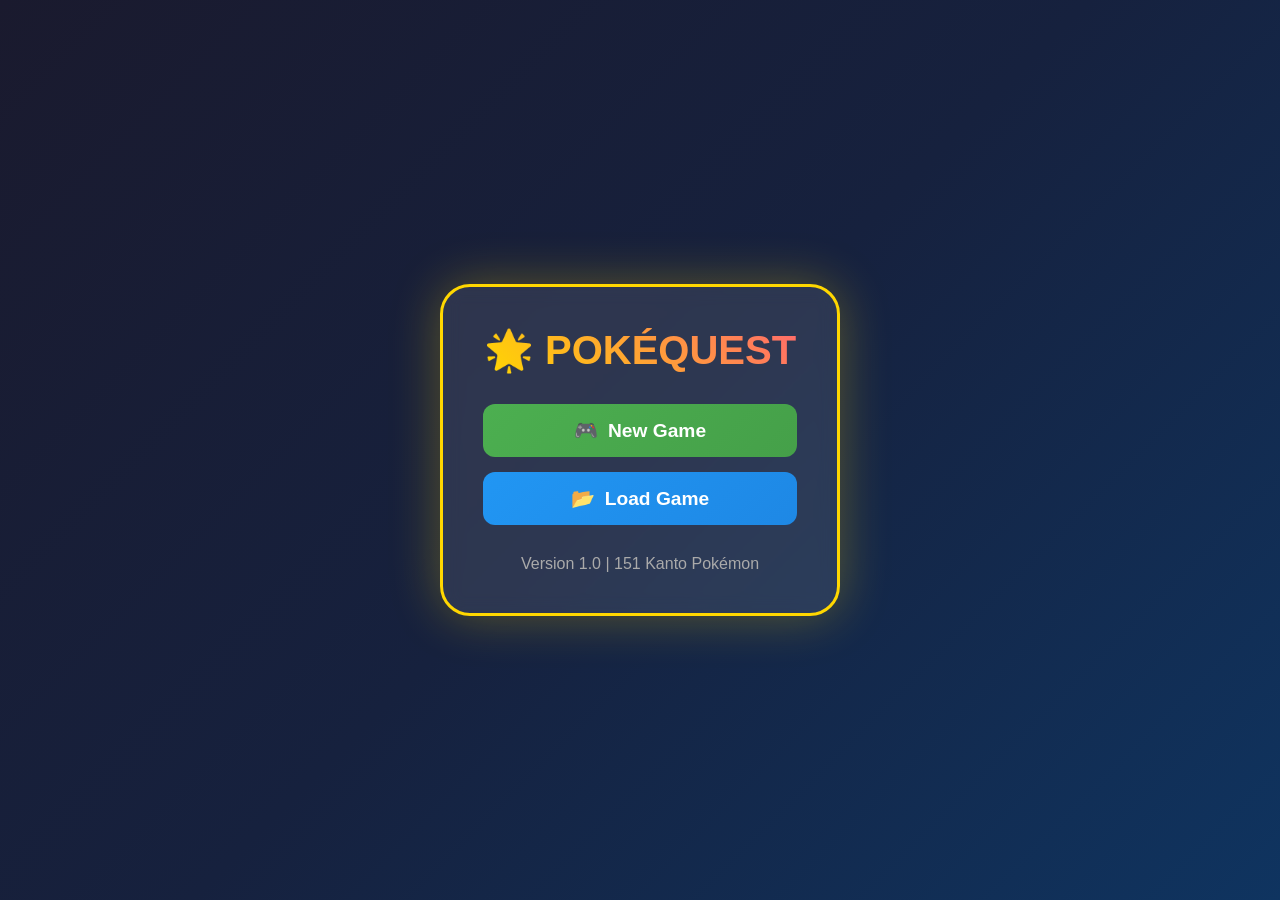
<file: pokequest(main)/index.html>
<!DOCTYPE html>
<html lang="en">
<head>
    <meta charset="UTF-8">
    <meta name="viewport" content="width=device-width, initial-scale=1.0">
    <title>PokéQuest - Kanto Edition</title>
    <style>
        /* ===== RESET & BASE STYLES ===== */
        * {
            margin: 0;
            padding: 0;
            box-sizing: border-box;
        }

        body {
            font-family: 'Segoe UI', Tahoma, Geneva, Verdana, sans-serif;
            min-height: 100vh;
            color: #fff;
            background: linear-gradient(135deg, #1a1a2e 0%, #16213e 50%, #0f3460 100%);
            display: flex;
            flex-direction: column;
        }

        /* ===== HEADER STYLES ===== */
        .site-header {
            background: rgba(26, 26, 46, 0.95);
            backdrop-filter: blur(10px);
            border-bottom: 2px solid #ffd700;
            padding: 15px 0;
            width: 100%;
        }

        .header-container {
            max-width: 1400px;
            margin: 0 auto;
            padding: 0 20px;
            display: flex;
            justify-content: space-between;
            align-items: center;
            flex-wrap: wrap;
            gap: 15px;
        }

        .logo a {
            display: flex;
            align-items: center;
            gap: 10px;
            text-decoration: none;
            font-size: 1.8em;
            font-weight: bold;
            color: #ffd700;
            transition: transform 0.3s;
        }

        .logo a:hover {
            transform: scale(1.05);
        }

        .logo-icon {
            font-size: 2em;
        }

        .main-nav ul {
            display: flex;
            gap: 20px;
            list-style: none;
            flex-wrap: wrap;
        }

        .nav-link {
            color: white;
            text-decoration: none;
            padding: 8px 15px;
            border-radius: 20px;
            transition: all 0.3s;
            font-weight: 500;
        }

        .nav-link:hover {
            background: rgba(255, 215, 0, 0.2);
            color: #ffd700;
            transform: translateY(-2px);
        }

        /* ===== MAIN GAME CONTAINER ===== */
        .container {
            width: 95%;
            max-width: 1600px;
            margin: 20px auto;
            background: rgba(26, 26, 46, 0.85);
            backdrop-filter: blur(10px);
            border-radius: 20px;
            padding: 20px;
            border: 2px solid #ffd700;
            box-shadow: 0 0 30px rgba(255, 215, 0, 0.3);
            flex: 1;
            display: flex;
            flex-direction: column;
        }

        /* Header */
        .header {
            margin-bottom: 10px;
            flex-shrink: 0;
        }

        h1 {
            text-align: center;
            margin-bottom: 15px;
            font-size: 2em;
            background: linear-gradient(45deg, #ffd700, #ff6b6b);
            -webkit-background-clip: text;
            -webkit-text-fill-color: transparent;
        }

        /* Stats grid */
        .stats-grid {
            display: grid;
            grid-template-columns: repeat(4, 1fr);
            gap: 10px;
            margin-bottom: 10px;
        }

        .stat-card {
            background: rgba(0, 0, 0, 0.5);
            padding: 10px;
            border-radius: 10px;
            text-align: center;
            border: 1px solid rgba(255, 215, 0, 0.3);
        }

        .stat-label {
            font-size: 0.9em;
            color: #aaa;
            display: block;
        }

        .stat-value {
            font-size: 1.5em;
            font-weight: bold;
            color: #ffd700;
        }

        /* Badges container */
        .badges-container {
            display: flex;
            gap: 5px;
            justify-content: center;
            flex-wrap: wrap;
            margin: 10px 0;
        }

        .badge {
            width: 40px;
            height: 40px;
            border-radius: 50%;
            display: flex;
            align-items: center;
            justify-content: center;
            font-size: 1.3em;
            background: #333;
            border: 2px solid #666;
            transition: all 0.3s ease;
        }

        .badge.earned {
            background: linear-gradient(135deg, #ffd700, #ffa500);
            border-color: #fff;
            box-shadow: 0 0 20px #ffd700;
        }

        /* Region info */
        .region-info {
            background: rgba(255, 215, 0, 0.1);
            border: 2px solid #ffd700;
            border-radius: 10px;
            padding: 10px 15px;
            margin: 10px 0;
            display: flex;
            justify-content: space-between;
            align-items: center;
            flex-wrap: wrap;
        }

        .current-region {
            font-size: 1.3em;
            color: #ffd700;
            font-weight: bold;
        }

        .region-levels {
            color: #aaa;
            font-size: 1.1em;
        }

        /* Buddy container */
        .buddy-container {
            background: rgba(255, 215, 0, 0.15);
            border: 2px solid #ffd700;
            border-radius: 15px;
            padding: 15px;
            margin: 15px 0;
        }

        .buddy-info {
            display: flex;
            align-items: center;
            gap: 15px;
            flex-wrap: wrap;
        }

        .buddy-label {
            font-size: 1.1em;
            color: #ffd700;
            font-weight: bold;
        }

        .buddy-name {
            font-size: 1.2em;
            color: #fff;
            background: rgba(255, 215, 0, 0.2);
            padding: 5px 15px;
            border-radius: 20px;
            border: 1px solid #ffd700;
        }

        .buddy-progress {
            flex: 1;
            min-width: 200px;
            height: 10px;
            background: rgba(255, 255, 255, 0.1);
            border-radius: 5px;
            overflow: hidden;
        }

        .buddy-progress-bar {
            height: 100%;
            background: linear-gradient(90deg, #ffd700, #ffa500);
            transition: width 0.3s ease;
        }

        .buddy-stats {
            font-size: 0.9em;
            color: #ffd700;
            min-width: 80px;
        }

        .buddy-change-btn {
            background: linear-gradient(135deg, #ffd700, #ffa500);
            color: #333;
            font-weight: bold;
            padding: 8px 15px;
            border: none;
            border-radius: 20px;
            cursor: pointer;
        }

        /* Region selector */
        .region-selector {
            margin: 10px 0;
            flex-shrink: 0;
            overflow-x: auto;
            white-space: nowrap;
            padding-bottom: 5px;
        }

        .region-grid {
            display: flex;
            flex-direction: row;
            gap: 8px;
            min-width: min-content;
        }

        .region-btn {
            padding: 8px 12px;
            border: 2px solid;
            border-radius: 8px;
            background: rgba(0, 0, 0, 0.6);
            color: white;
            cursor: pointer;
            transition: all 0.2s ease;
            position: relative;
            display: inline-flex;
            flex-direction: column;
            align-items: center;
            gap: 3px;
            font-size: 0.85em;
            min-width: 100px;
            white-space: nowrap;
        }

        .region-btn:hover {
            transform: translateY(-2px);
            box-shadow: 0 5px 15px rgba(255, 215, 0, 0.3);
        }

        .region-btn.active {
            border-color: #ffd700;
            background: rgba(255, 215, 0, 0.2);
        }

        .region-btn.has-gym::after {
            content: "🏆";
            position: absolute;
            top: -5px;
            right: -5px;
            font-size: 1em;
        }

        .region-icon {
            font-size: 1.5em;
        }

        .region-name {
            font-weight: bold;
            font-size: 0.9em;
        }

        .region-levels {
            font-size: 0.8em;
            color: #aaa;
        }

        /* Region button colors */
        .region-btn.kanto_forest { border-color: #4caf50; }
        .region-btn.kanto_mountains { border-color: #9e9e9e; }
        .region-btn.kanto_coast { border-color: #33b5e5; }
        .region-btn.kanto_city { border-color: #ffbb33; }
        .region-btn.kanto_volcano { border-color: #ff4444; }
        .region-btn.kanto_haunted { border-color: #aa66cc; }
        .region-btn.kanto_safari { border-color: #ff80ab; }
        .region-btn.kanto_elite { border-color: #ffd700; }

        /* Game screen */
        .game-screen {
            background: rgba(0, 0, 0, 0.5);
            border-radius: 15px;
            padding: 15px;
            margin: 10px 0;
            border: 2px solid rgba(255, 215, 0, 0.3);
            flex: 1;
            min-height: 300px;
            font-size: 1.1em;
        }

        /* Button grid */
        .button-grid {
            display: grid;
            grid-template-columns: repeat(6, 1fr);
            gap: 4px;
            margin: 8px 0;
            flex-shrink: 0;
        }

        button {
            padding: 6px 3px;
            border: none;
            border-radius: 6px;
            background: linear-gradient(135deg, #667eea 0%, #764ba2 100%);
            color: white;
            font-size: 0.8em;
            cursor: pointer;
            transition: all 0.2s;
            white-space: nowrap;
            font-weight: bold;
        }

        button:hover:not(:disabled) {
            transform: translateY(-1px);
            box-shadow: 0 3px 10px rgba(102, 126, 234, 0.4);
        }

        button:disabled {
            opacity: 0.5;
            cursor: not-allowed;
        }

        /* Inventory panel */
        .inventory-panel {
            background: rgba(0, 0, 0, 0.4);
            border: 1px solid rgba(255, 215, 0, 0.3);
            border-radius: 12px;
            padding: 12px 15px;
            margin-top: 5px;
            flex-shrink: 0;
        }

        .inventory-panel h3 {
            color: #ffd700;
            margin-bottom: 10px;
            font-size: 0.95em;
        }

        .inventory-grid {
            display: grid;
            grid-template-columns: repeat(auto-fill, minmax(90px, 1fr));
            gap: 8px;
        }

        .inventory-item {
            background: rgba(255, 255, 255, 0.07);
            border: 1px solid rgba(255, 215, 0, 0.2);
            padding: 8px 6px;
            border-radius: 10px;
            text-align: center;
            font-size: 0.85em;
            transition: background 0.2s;
        }

        .inventory-item:hover {
            background: rgba(255, 215, 0, 0.1);
        }

        .inventory-item .inv-icon { font-size: 1.4em; display: block; }
        .inventory-item .inv-name { color: #ccc; font-size: 0.78em; margin: 2px 0; display: block; }
        .inventory-item .inv-count { color: #ffd700; font-weight: bold; font-size: 1em; display: block; }

        /* Pokemon collection */
        .pokemon-collection {
            display: grid;
            grid-template-columns: repeat(3, 1fr);
            gap: 10px;
            padding: 5px;
        }

        /* Pokemon cards */
        .pokemon-card {
            background: linear-gradient(145deg, rgba(42, 42, 74, 0.95), rgba(26, 26, 58, 0.95));
            border-radius: 12px;
            padding: 10px;
            position: relative;
            transition: all 0.2s ease;
            cursor: pointer;
            border: 2px solid;
            backdrop-filter: blur(5px);
        }

        .pokemon-card:hover {
            transform: translateY(-3px);
            box-shadow: 0 8px 20px rgba(255, 215, 0, 0.3);
        }

        .pokemon-card.common { border-color: #808080; }
        .pokemon-card.uncommon { border-color: #4caf50; }
        .pokemon-card.rare { border-color: #2196f3; }
        .pokemon-card.superRare { border-color: #9c27b0; }
        .pokemon-card.ultraRare { border-color: #ff9800; }
        .pokemon-card.mythical { border-color: #f44336; }

        .pokemon-card-header {
            display: flex;
            justify-content: space-between;
            align-items: center;
            margin-bottom: 5px;
            padding-bottom: 3px;
            border-bottom: 1px solid rgba(255, 215, 0, 0.3);
        }

        .pokemon-card-name {
            font-size: 1.1em;
            font-weight: bold;
            color: #ffd700;
        }

        .pokemon-card-image {
            width: 120px;
            height: 120px;
            margin: 0 auto 5px;
            background: rgba(255, 255, 255, 0.07);
            border-radius: 50%;
            display: flex;
            align-items: center;
            justify-content: center;
            border: 2px solid rgba(255, 215, 0, 0.4);
        }

        .pokemon-card-image img {
            image-rendering: pixelated;
            width: 110px;
            height: 110px;
            object-fit: contain;
        }

        .pokemon-card-image span {
            font-size: 2.8em;
        }

        .pokemon-card-types {
            display: flex;
            gap: 3px;
            justify-content: center;
            margin-bottom: 5px;
            flex-wrap: wrap;
        }

        .pokemon-card-type {
            padding: 2px 6px;
            border-radius: 10px;
            font-size: 0.7em;
            font-weight: bold;
            text-transform: uppercase;
            color: white;
        }

        /* Type colors */
        .type-fire { background: #ff4444; }
        .type-water { background: #33b5e5; }
        .type-grass { background: #00C851; }
        .type-electric { background: #ffbb33; color: #333; }
        .type-psychic { background: #aa66cc; }
        .type-ice { background: #00bcd4; }
        .type-dragon { background: #7b1fa2; }
        .type-dark { background: #424242; }
        .type-fairy { background: #ff80ab; color: #333; }
        .type-fighting { background: #d32f2f; }
        .type-poison { background: #7b1fa2; }
        .type-ground { background: #8d6e63; }
        .type-flying { background: #90a4ae; color: #333; }
        .type-rock { background: #5d4037; }
        .type-ghost { background: #5e35b1; }
        .type-steel { background: #607d8b; }
        .type-normal { background: #9e9e9e; }
        .type-bug { background: #8bc34a; color: #333; }

        .pokemon-card-hp {
            font-size: 0.8em;
            color: #aaa;
            margin: 3px 0;
        }

        .pokemon-card-hp-bar {
            width: 100%;
            height: 4px;
            background: rgba(0, 0, 0, 0.5);
            border-radius: 2px;
            overflow: hidden;
        }

        .pokemon-card-hp-fill {
            height: 100%;
            background: linear-gradient(90deg, #4cd964, #34aadc);
            transition: width 0.2s;
        }

        .pokemon-card-stats {
            display: flex;
            justify-content: space-around;
            margin: 3px 0;
            padding: 3px;
            background: rgba(0, 0, 0, 0.3);
            border-radius: 5px;
            font-size: 0.8em;
        }

        .pokemon-card-level {
            position: absolute;
            top: 5px;
            right: 5px;
            background: rgba(0, 0, 0, 0.7);
            padding: 2px 6px;
            border-radius: 12px;
            font-size: 0.7em;
            border: 1px solid #ffd700;
            color: #ffd700;
        }

        /* Battle screen */
        .battle-actions {
            display: grid;
            grid-template-columns: repeat(4, 1fr);
            gap: 6px;
            margin: 10px 0;
        }

        .battle-actions button {
            padding: 10px 6px;
            font-size: 0.82em;
            border-radius: 10px;
            white-space: nowrap;
            overflow: hidden;
            text-overflow: ellipsis;
        }

        .battle-log {
            background: rgba(0, 0, 0, 0.5);
            padding: 8px;
            border-radius: 8px;
            margin-bottom: 10px;
            font-size: 0.9em;
        }

        .log-entry {
            color: #ffd700;
            padding: 2px 0;
        }

        /* Start Menu */
        .start-menu {
            position: fixed;
            top: 0;
            left: 0;
            width: 100%;
            height: 100%;
            background: linear-gradient(135deg, #1a1a2e 0%, #16213e 50%, #0f3460 100%);
            display: flex;
            justify-content: center;
            align-items: center;
            z-index: 2000;
        }

        .start-menu-content {
            background: rgba(255, 255, 255, 0.1);
            backdrop-filter: blur(10px);
            border-radius: 30px;
            padding: 40px;
            text-align: center;
            border: 3px solid #ffd700;
            box-shadow: 0 0 50px rgba(255, 215, 0, 0.3);
            max-width: 400px;
            width: 90%;
        }

        .start-menu-content h1 {
            font-size: 2.5em;
            margin-bottom: 10px;
        }

        .start-menu-buttons {
            display: flex;
            flex-direction: column;
            gap: 15px;
            margin: 30px 0;
        }

        .start-btn {
            padding: 15px 20px;
            border: none;
            border-radius: 12px;
            font-size: 1.2em;
            font-weight: bold;
            cursor: pointer;
            transition: all 0.3s ease;
            display: flex;
            align-items: center;
            justify-content: center;
            gap: 10px;
        }

        .new-game {
            background: linear-gradient(135deg, #4CAF50, #45a049);
            color: white;
        }

        .load-game {
            background: linear-gradient(135deg, #2196F3, #1e88e5);
            color: white;
        }

        /* Modal styles */
        .modal {
            display: none;
            position: fixed;
            z-index: 1000;
            left: 0;
            top: 0;
            width: 100%;
            height: 100%;
            background: rgba(0, 0, 0, 0.8);
        }

        .modal-content {
            background: linear-gradient(135deg, #1a1a2e 0%, #16213e 100%);
            margin: 30px auto;
            padding: 20px;
            border-radius: 15px;
            width: 90%;
            max-width: 600px;
            border: 2px solid #ffd700;
            max-height: 80vh;
            overflow-y: auto;
        }

        .close {
            float: right;
            font-size: 24px;
            cursor: pointer;
            color: #aaa;
        }

        .close:hover {
            color: #ffd700;
        }

        /* Save notification */
        .save-notification {
            position: fixed !important;
            bottom: 20px !important;
            right: 20px !important;
            background: #4caf50;
            color: white;
            padding: 15px 25px !important;
            border-radius: 10px !important;
            font-size: 1em !important;
            font-weight: bold;
            z-index: 9999 !important;
            box-shadow: 0 4px 20px rgba(0,0,0,0.4);
            animation: slideInRight 0.3s ease forwards;
            max-width: 350px;
            text-align: center;
            border: 2px solid #ffd700;
        }

        @keyframes slideInRight {
            from { transform: translateX(100%); opacity: 0; }
            to { transform: translateX(0); opacity: 1; }
        }

        /* ===== BATTLE ANIMATIONS ===== */
        @keyframes shake {
            0%,100% { transform: translateX(0); }
            15% { transform: translateX(-8px); }
            30% { transform: translateX(8px); }
            45% { transform: translateX(-6px); }
            60% { transform: translateX(6px); }
            75% { transform: translateX(-3px); }
            90% { transform: translateX(3px); }
        }
        @keyframes flashRed {
            0%,100% { filter: none; }
            25% { filter: brightness(3) saturate(0) sepia(1) hue-rotate(-30deg); }
            50% { filter: none; }
            75% { filter: brightness(2) saturate(0) sepia(1) hue-rotate(-30deg); }
        }
        @keyframes flashGold {
            0%,100% { filter: none; }
            30% { filter: brightness(3) sepia(1) hue-rotate(10deg); }
            60% { filter: brightness(1.5); }
        }
        @keyframes popIn {
            0% { transform: scale(0.5); opacity: 0; }
            70% { transform: scale(1.15); }
            100% { transform: scale(1); opacity: 1; }
        }
        @keyframes superEffective {
            0% { transform: scale(0) rotate(-10deg); opacity: 0; }
            50% { transform: scale(1.3) rotate(3deg); opacity: 1; }
            100% { transform: scale(1) rotate(0); opacity: 1; }
        }
        @keyframes floatUp {
            0% { transform: translateY(0); opacity: 1; }
            100% { transform: translateY(-50px); opacity: 0; }
        }
        @keyframes shinePulse {
            0%,100% { box-shadow: 0 0 8px #ffd700; }
            50% { box-shadow: 0 0 30px #ffd700, 0 0 60px #ffd700; }
        }
        @keyframes evolveGlow {
            0% { filter: brightness(1); }
            50% { filter: brightness(4) saturate(0); }
            100% { filter: brightness(1); }
        }

        .hit-shake { animation: shake 0.4s ease; }
        .hit-flash { animation: flashRed 0.4s ease; }
        .super-flash { animation: flashGold 0.4s ease; }
        .pop-in { animation: popIn 0.3s ease forwards; }
        .shiny-glow { animation: shinePulse 2s infinite; }

        .damage-float {
            position: fixed;
            font-size: 1.4em;
            font-weight: bold;
            pointer-events: none;
            z-index: 9998;
            animation: floatUp 0.9s ease forwards;
        }

        .effectiveness-banner {
            text-align: center;
            font-size: 1.1em;
            font-weight: bold;
            padding: 6px;
            border-radius: 8px;
            margin: 5px 0;
            animation: superEffective 0.4s ease forwards;
        }
        .effective-super { background: rgba(255,100,0,0.3); color: #ff8800; border: 1px solid #ff8800; }
        .effective-not { background: rgba(100,100,255,0.2); color: #8888ff; border: 1px solid #8888ff; }
        .effective-immune { background: rgba(100,100,100,0.3); color: #888; border: 1px solid #888; }
        .effective-critical { background: rgba(255,215,0,0.25); color: #ffd700; border: 1px solid #ffd700; }

        /* ===== ACHIEVEMENTS ===== */
        .achievement-toast {
            position: fixed;
            top: 80px;
            right: 20px;
            background: linear-gradient(135deg, #1a1a2e, #16213e);
            border: 2px solid #ffd700;
            border-radius: 12px;
            padding: 12px 16px;
            z-index: 9997;
            display: flex;
            align-items: center;
            gap: 10px;
            box-shadow: 0 4px 20px rgba(255,215,0,0.3);
            animation: slideInRight 0.4s ease forwards;
            max-width: 300px;
        }
        .achievement-toast .ach-icon { font-size: 1.8em; }
        .achievement-toast .ach-text { flex: 1; }
        .achievement-toast .ach-title { color: #ffd700; font-weight: bold; font-size: 0.85em; }
        .achievement-toast .ach-name { color: #fff; font-size: 0.95em; }

        /* Pokedex modal wider */
        #pokedexModal .modal-content {
            max-width: 800px;
        }

        /* ===== SHOP STYLES ===== */
        .shop-tabs {
            display: flex;
            gap: 8px;
            margin-bottom: 16px;
        }

        .tab-btn {
            flex: 1;
            padding: 10px;
            background: rgba(255,255,255,0.07);
            border: 2px solid rgba(255,215,0,0.3);
            border-radius: 10px;
            color: #aaa;
            cursor: pointer;
            font-size: 0.95em;
            font-weight: bold;
            transition: all 0.2s;
        }

        .tab-btn.active {
            background: linear-gradient(135deg, #ffd700, #ffaa00);
            color: #333;
            border-color: #ffd700;
        }

        .tab-btn:hover:not(.active) {
            background: rgba(255,215,0,0.15);
            color: #ffd700;
        }

        .shop-items {
            max-height: 55vh;
            overflow-y: auto;
            padding-right: 4px;
        }

        /* ===== POKEMON SCREEN ===== */
        .pokemon-details-card {
            background: rgba(255,255,255,0.05);
            border: 2px solid rgba(255,215,0,0.4);
            border-radius: 16px;
            padding: 20px;
            margin-bottom: 14px;
        }

        .move-card {
            background: rgba(255,255,255,0.07);
            border: 1px solid rgba(255,255,255,0.15);
            border-radius: 10px;
            padding: 8px 12px;
            font-size: 0.85em;
        }

        /* ===== REGION BACKGROUNDS ===== */
        /* Each region applies a gradient overlay on the body when active */
        body.region-kanto_forest    { background: linear-gradient(135deg, #1a2e1a 0%, #0d1f0d 50%, #0f3020 100%); }
        body.region-kanto_mountains { background: linear-gradient(135deg, #2a2a2e 0%, #1a1a26 50%, #2a2030 100%); }
        body.region-kanto_coast     { background: linear-gradient(135deg, #0d1f3e 0%, #0a1a3a 50%, #0f2a4a 100%); }
        body.region-kanto_city      { background: linear-gradient(135deg, #1e1e2e 0%, #16162e 50%, #1a1a3a 100%); }
        body.region-kanto_volcano   { background: linear-gradient(135deg, #2e1a0a 0%, #2a0f00 50%, #3a1500 100%); }
        body.region-kanto_haunted   { background: linear-gradient(135deg, #1a0a2e 0%, #120520 50%, #1f0a30 100%); }
        body.region-kanto_safari    { background: linear-gradient(135deg, #1a2a10 0%, #112010 50%, #1a2e14 100%); }
        body.region-kanto_elite     { background: linear-gradient(135deg, #2e2000 0%, #261800 50%, #3a2800 100%); }

        /* Region info banner with gradient accent */
        .region-info {
            transition: background 0.5s, border-color 0.5s;
        }
        body.region-kanto_forest    .region-info { border-color: #4caf50; }
        body.region-kanto_mountains .region-info { border-color: #9e9e9e; }
        body.region-kanto_coast     .region-info { border-color: #33b5e5; }
        body.region-kanto_city      .region-info { border-color: #ffbb33; }
        body.region-kanto_volcano   .region-info { border-color: #ff4444; }
        body.region-kanto_haunted   .region-info { border-color: #aa66cc; }
        body.region-kanto_safari    .region-info { border-color: #69f0ae; }
        body.region-kanto_elite     .region-info { border-color: #ffd700; }

        /* ===== POKEBALL IMAGES ===== */
        .ball-img {
            width: 24px;
            height: 24px;
            object-fit: contain;
            vertical-align: middle;
            margin-right: 4px;
        }

        /* Footer Styles */
        .site-footer {
            background: rgba(26, 26, 46, 0.95);
            backdrop-filter: blur(10px);
            border-top: 2px solid #ffd700;
            color: white;
            margin-top: 20px;
            padding: 40px 0 20px;
            width: 100%;
        }

        .footer-container {
            max-width: 1400px;
            margin: 0 auto;
            padding: 0 20px;
            display: grid;
            grid-template-columns: repeat(4, 1fr);
            gap: 30px;
        }

        .footer-section h3 {
            color: #ffd700;
            margin-bottom: 20px;
            font-size: 1.2em;
        }

        .footer-section p {
            color: #aaa;
            line-height: 1.6;
            margin-bottom: 15px;
        }

        .footer-section ul {
            list-style: none;
        }

        .footer-section ul li {
            margin: 10px 0;
        }

        .footer-section ul li a {
            color: #aaa;
            text-decoration: none;
            transition: color 0.3s;
        }

        .footer-section ul li a:hover {
            color: #ffd700;
        }

        .social-links {
            display: flex;
            gap: 15px;
        }

        .social-link {
            display: inline-block;
            padding: 8px 12px;
            background: rgba(255, 255, 255, 0.1);
            border-radius: 50%;
            color: white;
            text-decoration: none;
            transition: all 0.3s;
        }

        .social-link:hover {
            background: #ffd700;
            color: #333;
            transform: translateY(-3px);
        }

        .footer-bottom {
            text-align: center;
            padding: 20px;
            border-top: 1px solid rgba(255, 215, 0, 0.2);
            color: #aaa;
            margin-top: 40px;
        }

        .footer-bottom a {
            color: #ffd700;
            text-decoration: none;
        }

        .footer-bottom a:hover {
            text-decoration: underline;
        }

        /* Responsive */
        @media (max-width: 768px) {
            .header-container {
                flex-direction: column;
                text-align: center;
            }
            .main-nav ul {
                justify-content: center;
            }
            .footer-container {
                grid-template-columns: 1fr;
                text-align: center;
            }
            .social-links {
                justify-content: center;
            }
            .stats-grid {
                grid-template-columns: repeat(2, 1fr);
            }
            .button-grid {
                grid-template-columns: repeat(3, 1fr);
            }
        }
    </style>
</head>
<body>
    <!-- Start Menu Overlay -->
    <div id="startMenu" class="start-menu">
        <div class="start-menu-content">
            <h1>🌟 POKÉQUEST</h1>
            
            <div class="start-menu-buttons">
                <button onclick="quickStartFromMenu()" class="start-btn new-game">
                    <span class="btn-icon">🎮</span>
                    New Game
                </button>
                
                <button onclick="loadGameFromStart()" class="start-btn load-game">
                    <span class="btn-icon">📂</span>
                    Load Game
                </button>
            </div>
            
            <div class="start-menu-footer">
                <p style="color:#aaa;">Version 1.0 | 151 Kanto Pokémon</p>
            </div>
        </div>
    </div>

    <!-- Header -->
    <header class="site-header">
        <div class="header-container">
            <div class="logo">
                <a href="index.html">
                    <span class="logo-icon">🌟</span>
                    <span class="logo-text">PokéQuest</span>
                </a>
            </div>
            
            <nav class="main-nav">
                <ul>
                    <li><a href="index.html" class="nav-link">🎮 Game</a></li>
                    <li><a href="how-to-play.html" class="nav-link">📖 How to Play</a></li>
                    <li><a href="rating.html" class="nav-link">⭐ Rate</a></li>
                    <li><a href="faq.html" class="nav-link">❓ FAQ</a></li>
                    <li><a href="about.html" class="nav-link">ℹ️ About</a></li>
                </ul>
            </nav>
        </div>
    </header>

    <!-- Main Game Container -->
    <div class="container" id="gameContainer" style="display: none;">
        <div class="header">
            <h1>🌟 POKÉQUEST 🌟</h1>
            
            <!-- Main Stats -->
            <div class="stats-grid">
                <div class="stat-card">
                    <span class="stat-label">Trainer Level</span>
                    <span class="stat-value" id="trainerLevel">1</span>
                </div>
                <div class="stat-card">
                    <span class="stat-label">Pokédex</span>
                    <span class="stat-value" id="pokedexCount">0/151</span>
                </div>
                <div class="stat-card">
                    <span class="stat-label">Credits</span>
                    <span class="stat-value" id="creditCount">10000</span>
                </div>
                <div class="stat-card">
                    <span class="stat-label">Badges</span>
                    <span class="stat-value" id="badgeCount">0/8</span>
                </div>
            </div>

            <!-- Badges Display -->
            <div class="badges-container" id="badgesContainer">
                <div class="badge badge-tooltip" id="badge1" data-tooltip="Boulder Badge">🪨</div>
                <div class="badge badge-tooltip" id="badge2" data-tooltip="Cascade Badge">💧</div>
                <div class="badge badge-tooltip" id="badge3" data-tooltip="Thunder Badge">⚡</div>
                <div class="badge badge-tooltip" id="badge4" data-tooltip="Rainbow Badge">🌈</div>
                <div class="badge badge-tooltip" id="badge5" data-tooltip="Soul Badge">👻</div>
                <div class="badge badge-tooltip" id="badge6" data-tooltip="Marsh Badge">🧠</div>
                <div class="badge badge-tooltip" id="badge7" data-tooltip="Volcano Badge">🌋</div>
                <div class="badge badge-tooltip" id="badge8" data-tooltip="Earth Badge">🌍</div>
            </div>

            <!-- Current Region Info -->
            <div class="region-info" id="regionInfo">
                <span class="current-region" id="currentRegion">Kanto Forest</span>
                <span class="region-levels" id="regionLevels">Levels 1-20</span>
            </div>

            <!-- Buddy Pokémon Display -->
            <div class="buddy-container" id="buddyContainer" style="display: none;">
                <div class="buddy-info">
                    <span class="buddy-label">🤝 Buddy Pokémon:</span>
                    <span class="buddy-name" id="buddyName">None</span>
                    <div class="buddy-progress" id="buddyProgress">
                        <div class="buddy-progress-bar" id="buddyProgressBar" style="width: 0%"></div>
                    </div>
                    <span class="buddy-stats" id="buddyStats">0/100 XP</span>
                    <button class="buddy-change-btn" onclick="ui.showBuddySelection()">Change Buddy</button>
                </div>
            </div>
        </div>

        <!-- Region Selector -->
        <div class="region-selector" id="regionSelector"></div>

        <!-- Game Screen -->
        <div class="game-screen" id="gameScreen">
            <h2>Welcome to PokéQuest!</h2>
            <p>Choose your starter Pokémon to begin your adventure.</p>
            <div class="pokemon-collection" id="starterSelection"></div>
        </div>

        <!-- Main Action Buttons -->
        <div class="button-grid">
            <button onclick="game.explore()" id="exploreBtn" disabled>🌲 Explore</button>
            <button onclick="game.challengeGym()" id="gymBtn" disabled>🏆 Gym</button>
            <button onclick="ui.showPokemon()" id="pokemonBtn" disabled>📋 Pokémon</button>
            <button onclick="ui.showPC()">🖥️ PC Box</button>
            <button onclick="ui.openShop()" id="shopBtn" disabled>🏪 Shop</button>
            <button onclick="ui.showInventory()">🎒 Inventory</button>
            <button onclick="ui.openPokedex()">📖 Pokédex</button>
            <button onclick="ui.showAchievements()">🏆 Achievements</button>
            <button onclick="game.healAllPokemon()" id="healBtn" disabled>💊 Heal</button>
            <button onclick="ui.openManual()">📚 Manual</button>
            <button onclick="saveSystem.saveGame()" style="background: #4caf50;">💾 Save</button>
            <button onclick="saveSystem.loadGame()" style="background: #2196f3;">📂 Load</button>
            <button onclick="saveSystem.resetGame()" style="background: #f44336;">🔄 Reset</button>
        </div>

        <!-- Inventory Panel -->
        <div class="inventory-panel" id="inventoryPanel" style="display: none;">
            <h3>🎒 Inventory</h3>
            <div class="inventory-grid" id="inventoryGrid"></div>
        </div>
    </div>

    <!-- Shop Modal -->
    <div id="shopModal" class="modal">
        <div class="modal-content">
            <span class="close" onclick="ui.closeShop()">&times;</span>
            <h2>🛒 Pokémon Shop</h2>
            <div class="shop-tabs">
                <button class="tab-btn active" onclick="ui.switchShopTab('items')">Items</button>
                <button class="tab-btn" onclick="ui.switchShopTab('tms')">TMs</button>
            </div>
            <div id="shopItems" class="shop-items"></div>
            <div id="shopTMs" class="shop-items" style="display: none;"></div>
        </div>
    </div>

    <!-- Pokédex Modal -->
    <div id="pokedexModal" class="modal">
        <div class="modal-content">
            <span class="close" onclick="ui.closePokedex()">&times;</span>
            <h2>📖 Pokédex</h2>
            <div id="pokedexEntries"></div>
        </div>
    </div>

    <!-- Move Info Modal -->
    <div id="moveModal" class="modal">
        <div class="modal-content">
            <span class="close" onclick="ui.closeMoveModal()">&times;</span>
            <h2>⚔️ Type Effectiveness</h2>
            <div id="moveInfo"></div>
        </div>
    </div>

    <!-- Manual Modal -->
    <div id="manualModal" class="modal">
        <div class="modal-content">
            <div style="display: flex; justify-content: space-between; align-items: center; margin-bottom: 20px;">
                <h2 style="margin: 0;">📚 PokéQuest User Manual</h2>
                <span class="close" onclick="ui.closeManual()" style="font-size: 28px; cursor: pointer; color: #aaa;">&times;</span>
            </div>
            <div id="manualContent" style="max-height: 60vh; overflow-y: auto; padding: 10px;"></div>
            <div style="text-align: center; margin-top: 20px;">
                <button onclick="ui.closeManual()" style="padding: 12px 40px; background: linear-gradient(135deg, #ffd700, #ffa500); color: #333; border: none; border-radius: 25px; cursor: pointer;">Close Manual</button>
            </div>
        </div>
    </div>

    <!-- Move Learning Modal -->
    <div id="moveLearnModal" class="modal">
        <div class="modal-content">
            <span class="close" onclick="ui.closeMoveLearnModal()">&times;</span>
            <h2>📚 Learn New Move</h2>
            <div id="moveLearnContent"></div>
        </div>
    </div>

    <!-- Footer -->
    <footer class="site-footer">
        <div class="footer-container">
            <div class="footer-section">
                <h3>🌟 PokéQuest</h3>
                <p>The ultimate text-based Pokémon adventure game. Catch, train, and battle your way through Kanto!</p>
                <div class="social-links">
                    <a href="#" class="social-link">📘</a>
                    <a href="#" class="social-link">🐦</a>
                    <a href="#" class="social-link">📷</a>
                    <a href="#" class="social-link">💬</a>
                </div>
            </div>
            
            <div class="footer-section">
                <h3>Quick Links</h3>
                <ul>
                    <li><a href="index.html">🎮 Play Game</a></li>
                    <li><a href="how-to-play.html">📖 How to Play</a></li>
                    <li><a href="rating.html">⭐ Leave a Rating</a></li>
                    <li><a href="faq.html">❓ FAQ</a></li>
                    <li><a href="about.html">ℹ️ About Us</a></li>
                </ul>
            </div>
            
            <div class="footer-section">
                <h3>Game Info</h3>
                <ul>
                    <li>📊 Version 1.0</li>
                    <li>🎮 151 Kanto Pokémon</li>
                    <li>🏆 8 Gym Badges</li>
                    <li>📅 Updated 2024</li>
                </ul>
            </div>
            
            <div class="footer-section">
                <h3>Newsletter</h3>
                <p>Get updates about new features!</p>
                <form onsubmit="event.preventDefault(); alert('Thanks for subscribing!'); this.reset();">
                    <input type="email" placeholder="Your email" style="width:100%; padding:10px; margin-bottom:10px; border:2px solid #ffd700; border-radius:5px; background:rgba(255,255,255,0.1); color:white;">
                    <button type="submit" style="width:100%; padding:10px; background:#4CAF50; border:none; border-radius:5px; color:white; cursor:pointer;">Send</button>
                </form>
            </div>
        </div>
        
        <div class="footer-bottom">
            <p>&copy; PokéQuest. All rights reserved. | <a href="#">Privacy Policy</a> | <a href="#">Terms of Service</a></p>
        </div>
    </footer>

    <script src="data.js"></script>
    <script src="game.js"></script>
    <script src="ui.js"></script>
    <script src="save.js"></script>
    <script>
    function quickStartFromMenu() {
        document.getElementById('startMenu').style.display = 'none';
        document.getElementById('gameContainer').style.display = 'block';
        
        if (typeof player !== 'undefined') {
            player.hasStarter = false;
            player.pokemon = [];
            player.unlockedRegions = ['kanto_forest'];
            currentRegion = 'kanto_forest';
        }
        
        if (typeof ui !== 'undefined' && ui.showStarters) {
            ui.showStarters();
        }
        
        document.getElementById('exploreBtn').disabled = true;
        document.getElementById('gymBtn').disabled = true;
        document.getElementById('pokemonBtn').disabled = true;
        document.getElementById('shopBtn').disabled = true;
        document.getElementById('healBtn').disabled = true;
    }

    function loadGameFromStart() {
        if (typeof saveSystem !== 'undefined' && saveSystem.loadGame) {
            saveSystem.loadGame();
        }
    }

    window.onload = function() {
        document.getElementById('startMenu').style.display = 'flex';
        document.getElementById('gameContainer').style.display = 'none';
        
        if (typeof saveSystem !== 'undefined' && saveSystem.resetToDefault) {
            saveSystem.resetToDefault();
        }
    };

    window.onclick = function(event) {
        const modals = ['shopModal', 'pokedexModal', 'moveModal', 'manualModal', 'moveLearnModal'];
        modals.forEach(modalId => {
            const modal = document.getElementById(modalId);
            if (event.target === modal) {
                modal.style.display = 'none';
            }
        });
    };
    </script>
</body>
</html>
</file>
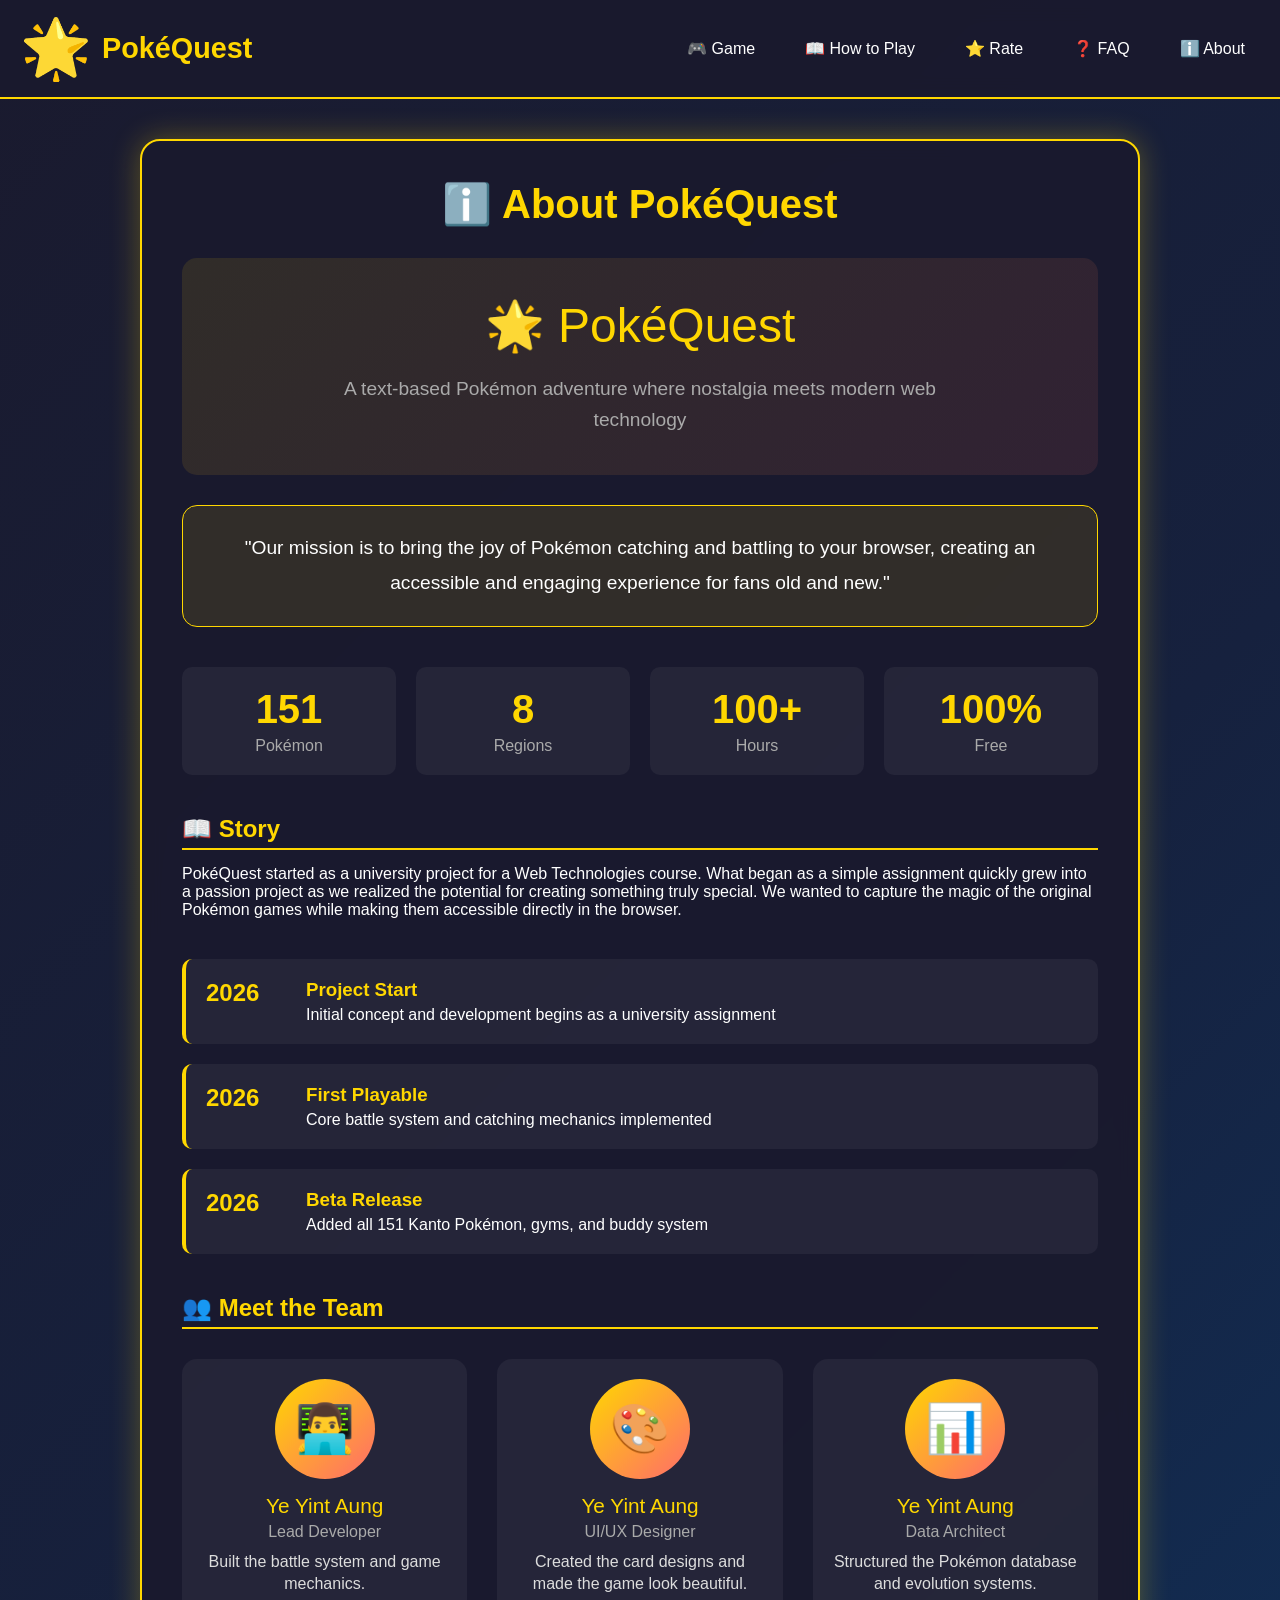
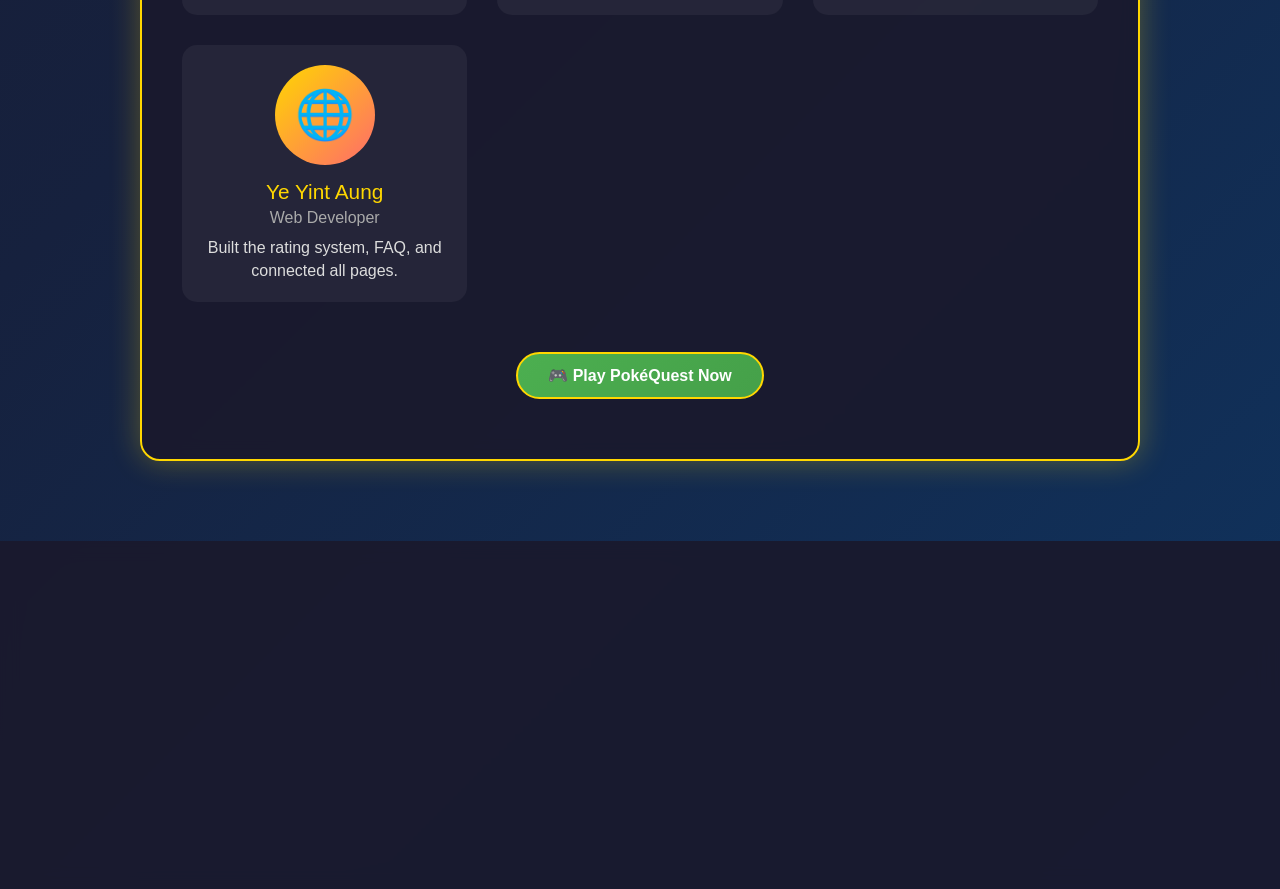
<file: pokequest(main)/about.html>
<!DOCTYPE html>
<html lang="en">
<head>
    <meta charset="UTF-8">
    <meta name="viewport" content="width=device-width, initial-scale=1.0">
    <link ref="stylesheet" href="headerfooter.css">
    <title>PokéQuest - About Us</title>
    <style>
        * {
            margin: 0;
            padding: 0;
            box-sizing: border-box;
        }

        body {
            font-family: 'Segoe UI', Tahoma, Geneva, Verdana, sans-serif;
            background: linear-gradient(135deg, #1a1a2e 0%, #16213e 50%, #0f3460 100%);
            min-height: 100vh;
            color: #fff;
            display: flex;
            flex-direction: column;
        }

        /* Header */
        .site-header {
            background: rgba(26, 26, 46, 0.95);
            backdrop-filter: blur(10px);
            border-bottom: 2px solid #ffd700;
            padding: 15px 0;
            width: 100%;
        }

        .header-container {
            max-width: 1400px;
            margin: 0 auto;
            padding: 0 20px;
            display: flex;
            justify-content: space-between;
            align-items: center;
            flex-wrap: wrap;
            gap: 15px;
        }

        .logo a {
            display: flex;
            align-items: center;
            gap: 10px;
            text-decoration: none;
            font-size: 1.8em;
            font-weight: bold;
            color: #ffd700;
        }

        .main-nav ul {
            display: flex;
            gap: 20px;
            list-style: none;
            flex-wrap: wrap;
        }

        .nav-link {
            color: white;
            text-decoration: none;
            padding: 8px 15px;
            border-radius: 20px;
            transition: all 0.3s;
        }

        .nav-link:hover {
            background: rgba(255, 215, 0, 0.2);
            color: #ffd700;
        }

        /* Main Content */
        .about-container {
            max-width: 1000px;
            margin: 40px auto;
            background: rgba(26, 26, 46, 0.95);
            backdrop-filter: blur(10px);
            border-radius: 20px;
            padding: 40px;
            border: 2px solid #ffd700;
            box-shadow: 0 0 30px rgba(255, 215, 0, 0.3);
            color: white;
            flex: 1;
        }

        h1 {
            color: #ffd700;
            text-align: center;
            margin-bottom: 30px;
            font-size: 2.5em;
        }

        h2 {
            color: #ffd700;
            margin: 30px 0 15px;
            border-bottom: 2px solid #ffd700;
            padding-bottom: 5px;
        }

        .hero-section {
            text-align: center;
            padding: 40px 20px;
            background: linear-gradient(135deg, rgba(255,215,0,0.1), rgba(255,107,107,0.1));
            border-radius: 15px;
            margin-bottom: 30px;
        }

        .hero-title {
            font-size: 3em;
            color: #ffd700;
            margin-bottom: 20px;
        }

        .hero-text {
            font-size: 1.2em;
            color: #aaa;
            max-width: 600px;
            margin: 0 auto;
            line-height: 1.6;
        }

        .mission-box {
            background: rgba(255, 215, 0, 0.1);
            border-radius: 15px;
            padding: 25px;
            margin: 30px 0;
            border: 1px solid #ffd700;
            text-align: center;
        }

        .mission-box p {
            font-size: 1.2em;
            line-height: 1.8;
            color: #fff;
        }

        .stats-grid {
            display: grid;
            grid-template-columns: repeat(4, 1fr);
            gap: 20px;
            margin: 40px 0;
        }

        .stat-box {
            text-align: center;
            padding: 20px;
            background: rgba(255, 255, 255, 0.05);
            border-radius: 10px;
        }

        .stat-number {
            font-size: 2.5em;
            color: #ffd700;
            font-weight: bold;
        }

        .stat-label {
            color: #aaa;
            margin-top: 5px;
        }

        .timeline {
            margin: 40px 0;
        }

        .timeline-item {
            display: flex;
            gap: 20px;
            margin: 20px 0;
            padding: 20px;
            background: rgba(255, 255, 255, 0.05);
            border-radius: 10px;
            border-left: 4px solid #ffd700;
        }

        .timeline-year {
            font-size: 1.5em;
            color: #ffd700;
            font-weight: bold;
            min-width: 80px;
        }

        .timeline-content {
            flex: 1;
        }

        .timeline-content h3 {
            color: #ffd700;
            margin-bottom: 5px;
        }

        .team-grid {
            display: grid;
            grid-template-columns: repeat(auto-fit, minmax(250px, 1fr));
            gap: 30px;
            margin: 30px 0;
        }

        .team-member {
            text-align: center;
            padding: 20px;
            background: rgba(255, 255, 255, 0.05);
            border-radius: 15px;
            transition: transform 0.3s;
        }

        .team-member:hover {
            transform: translateY(-5px);
            background: rgba(255, 215, 0, 0.1);
        }

        .member-avatar {
            width: 100px;
            height: 100px;
            margin: 0 auto 15px;
            background: linear-gradient(135deg, #ffd700, #ff6b6b);
            border-radius: 50%;
            display: flex;
            align-items: center;
            justify-content: center;
            font-size: 3em;
        }

        .member-name {
            font-size: 1.3em;
            color: #ffd700;
            margin-bottom: 5px;
        }

        .member-role {
            color: #aaa;
            margin-bottom: 10px;
        }

        .member-bio {
            color: #ddd;
            line-height: 1.4;
        }

        /* Footer */
        .site-footer {
            background: rgba(26, 26, 46, 0.95);
            backdrop-filter: blur(10px);
            border-top: 2px solid #ffd700;
            color: white;
            margin-top: 40px;
            padding: 40px 0 20px;
            width: 100%;
        }

        .footer-container {
            max-width: 1400px;
            margin: 0 auto;
            padding: 0 20px;
            display: grid;
            grid-template-columns: repeat(4, 1fr);
            gap: 30px;
        }

        .footer-section h3 {
            color: #ffd700;
            margin-bottom: 20px;
        }

        .footer-section p {
            color: #aaa;
            line-height: 1.6;
            margin-bottom: 15px;
        }

        .footer-section ul {
            list-style: none;
        }

        .footer-section ul li {
            margin: 10px 0;
        }

        .footer-section ul li a {
            color: #aaa;
            text-decoration: none;
            transition: color 0.3s;
        }

        .footer-section ul li a:hover {
            color: #ffd700;
        }

        .social-links {
            display: flex;
            gap: 15px;
        }

        .social-link {
            display: inline-block;
            padding: 8px 12px;
            background: rgba(255, 255, 255, 0.1);
            border-radius: 50%;
            color: white;
            text-decoration: none;
        }

        .social-link:hover {
            background: #ffd700;
            color: #333;
        }

        .newsletter-form {
            display: flex;
            gap: 10px;
        }

        .newsletter-input {
            flex: 1;
            padding: 10px;
            border: 2px solid #ffd700;
            border-radius: 5px;
            background: rgba(255, 255, 255, 0.1);
            color: white;
        }

        .newsletter-btn {
            padding: 10px 15px;
            background: linear-gradient(135deg, #4CAF50, #45a049);
            border: none;
            border-radius: 5px;
            color: white;
            cursor: pointer;
        }

        .footer-bottom {
            text-align: center;
            padding: 20px;
            border-top: 1px solid rgba(255, 215, 0, 0.2);
            color: #aaa;
            margin-top: 40px;
        }

        .footer-bottom a {
            color: #ffd700;
            text-decoration: none;
        }

        .back-button {
            display: inline-block;
            padding: 12px 30px;
            background: linear-gradient(135deg, #4CAF50, #45a049);
            color: white;
            text-decoration: none;
            border-radius: 25px;
            font-weight: bold;
            border: 2px solid #ffd700;
            margin: 20px 0;
        }

        @media (max-width: 768px) {
            .header-container {
                flex-direction: column;
                text-align: center;
            }
            .main-nav ul {
                justify-content: center;
            }
            .footer-container {
                grid-template-columns: 1fr;
                text-align: center;
            }
            .stats-grid {
                grid-template-columns: repeat(2, 1fr);
            }
            .timeline-item {
                flex-direction: column;
            }
        }
    </style>
</head>
<body>
    <!-- Header -->
    <header class="site-header">
        <div class="header-container">
            <div class="logo">
                <a href="index.html">
                    <span style="font-size:2em;">🌟</span>
                    <span style="color:#ffd700;">PokéQuest</span>
                </a>
            </div>
            
            <nav class="main-nav">
                <ul>
                    <li><a href="index.html" class="nav-link">🎮 Game</a></li>
                    <li><a href="how-to-play.html" class="nav-link">📖 How to Play</a></li>
                    <li><a href="rating.html" class="nav-link">⭐ Rate</a></li>
                    <li><a href="faq.html" class="nav-link">❓ FAQ</a></li>
                    <li><a href="about.html" class="nav-link">ℹ️ About</a></li>
                </ul>
            </nav>
        </div>
    </header>
    
    <!-- Main Content -->
    <div class="about-container">
        <h1>ℹ️ About PokéQuest</h1>
        
        <div class="hero-section">
            <div class="hero-title">🌟 PokéQuest</div>
            <div class="hero-text">A text-based Pokémon adventure where nostalgia meets modern web technology</div>
        </div>
        
        <div class="mission-box">
            <p>"Our mission is to bring the joy of Pokémon catching and battling to your browser, creating an accessible and engaging experience for fans old and new."</p>
        </div>
        
        <div class="stats-grid">
            <div class="stat-box">
                <div class="stat-number">151</div>
                <div class="stat-label">Pokémon</div>
            </div>
            <div class="stat-box">
                <div class="stat-number">8</div>
                <div class="stat-label">Regions</div>
            </div>
            <div class="stat-box">
                <div class="stat-number">100+</div>
                <div class="stat-label">Hours</div>
            </div>
            <div class="stat-box">
                <div class="stat-number">100%</div>
                <div class="stat-label">Free</div>
            </div>
        </div>
        
        <h2>📖 Story</h2>
        <p>PokéQuest started as a university project for a Web Technologies course. What began as a simple assignment quickly grew into a passion project as we realized the potential for creating something truly special. We wanted to capture the magic of the original Pokémon games while making them accessible directly in the browser.</p>
        
        <div class="timeline">
            <div class="timeline-item">
                <div class="timeline-year">2026</div>
                <div class="timeline-content">
                    <h3>Project Start</h3>
                    <p>Initial concept and development begins as a university assignment</p>
                </div>
            </div>
            
            <div class="timeline-item">
                <div class="timeline-year">2026</div>
                <div class="timeline-content">
                    <h3>First Playable</h3>
                    <p>Core battle system and catching mechanics implemented</p>
                </div>
            </div>
            
            <div class="timeline-item">
                <div class="timeline-year">2026</div>
                <div class="timeline-content">
                    <h3>Beta Release</h3>
                    <p>Added all 151 Kanto Pokémon, gyms, and buddy system</p>
                </div>
            </div>
            
        </div>
        
        <h2>👥 Meet the Team</h2>
        <div class="team-grid">
            <div class="team-member">
                <div class="member-avatar">👨‍💻</div>
                <div class="member-name">Ye Yint Aung</div>
                <div class="member-role">Lead Developer</div>
                <div class="member-bio">Built the battle system and game mechanics.</div>
            </div>
            
            <div class="team-member">
                <div class="member-avatar">🎨</div>
                <div class="member-name">Ye Yint Aung</div>
                <div class="member-role">UI/UX Designer</div>
                <div class="member-bio">Created the card designs and made the game look beautiful.</div>
            </div>
            
            <div class="team-member">
                <div class="member-avatar">📊</div>
                <div class="member-name">Ye Yint Aung</div>
                <div class="member-role">Data Architect</div>
                <div class="member-bio">Structured the Pokémon database and evolution systems.</div>
            </div>
            
            <div class="team-member">
                <div class="member-avatar">🌐</div>
                <div class="member-name">Ye Yint Aung</div>
                <div class="member-role">Web Developer</div>
                <div class="member-bio">Built the rating system, FAQ, and connected all pages.</div>
            </div>
        </div>
        
        <div style="text-align: center;">
            <a href="index.html" class="back-button">🎮 Play PokéQuest Now</a>
        </div>
    </div>
    
    <!-- Footer -->
    <footer class="site-footer">
        <div class="footer-container">
            <div class="footer-section">
                <h3>🌟 PokéQuest</h3>
                <p>The ultimate text-based Pokémon adventure game. Catch, train, and battle your way through Kanto!</p>
                <div class="social-links">
                    <a href="#" class="social-link">📘</a>
                    <a href="#" class="social-link">🐦</a>
                    <a href="#" class="social-link">📷</a>
                    <a href="#" class="social-link">💬</a>
                </div>
            </div>
            
            <div class="footer-section">
                <h3>Quick Links</h3>
                <ul>
                    <li><a href="index.html">🎮 Play Game</a></li>
                    <li><a href="how-to-play.html">📖 How to Play</a></li>
                    <li><a href="rating.html">⭐ Leave a Rating</a></li>
                    <li><a href="faq.html">❓ FAQ</a></li>
                    <li><a href="about.html">ℹ️ About Us</a></li>
                </ul>
            </div>
            
            <div class="footer-section">
                <h3>Game Info</h3>
                <ul>
                    <li>📊 Version 1.0</li>
                    <li>🎮 151 Kanto Pokémon</li>
                    <li>🏆 8 Gym Badges</li>
                    <li>📅 Updated 2024</li>
                </ul>
            </div>
            
            <div class="footer-section">
                <h3>Newsletter</h3>
                <p>Get updates about new features!</p>
                <form onsubmit="event.preventDefault(); alert('Thanks for subscribing!'); this.reset();">
                    <input type="email" placeholder="Your email" style="width:100%; padding:10px; margin-bottom:10px; border:2px solid #ffd700; border-radius:5px; background:rgba(255,255,255,0.1); color:white;">
                    <button type="submit" style="width:100%; padding:10px; background:#4CAF50; border:none; border-radius:5px; color:white; cursor:pointer;">Send</button>
                </form>
            </div>
        </div>
        
        <div class="footer-bottom">
            <p>&copy; 2024 PokéQuest. All rights reserved. | <a href="#">Privacy Policy</a> | <a href="#">Terms of Service</a></p>
        </div>
    </footer>
</body>
</html>
</file>
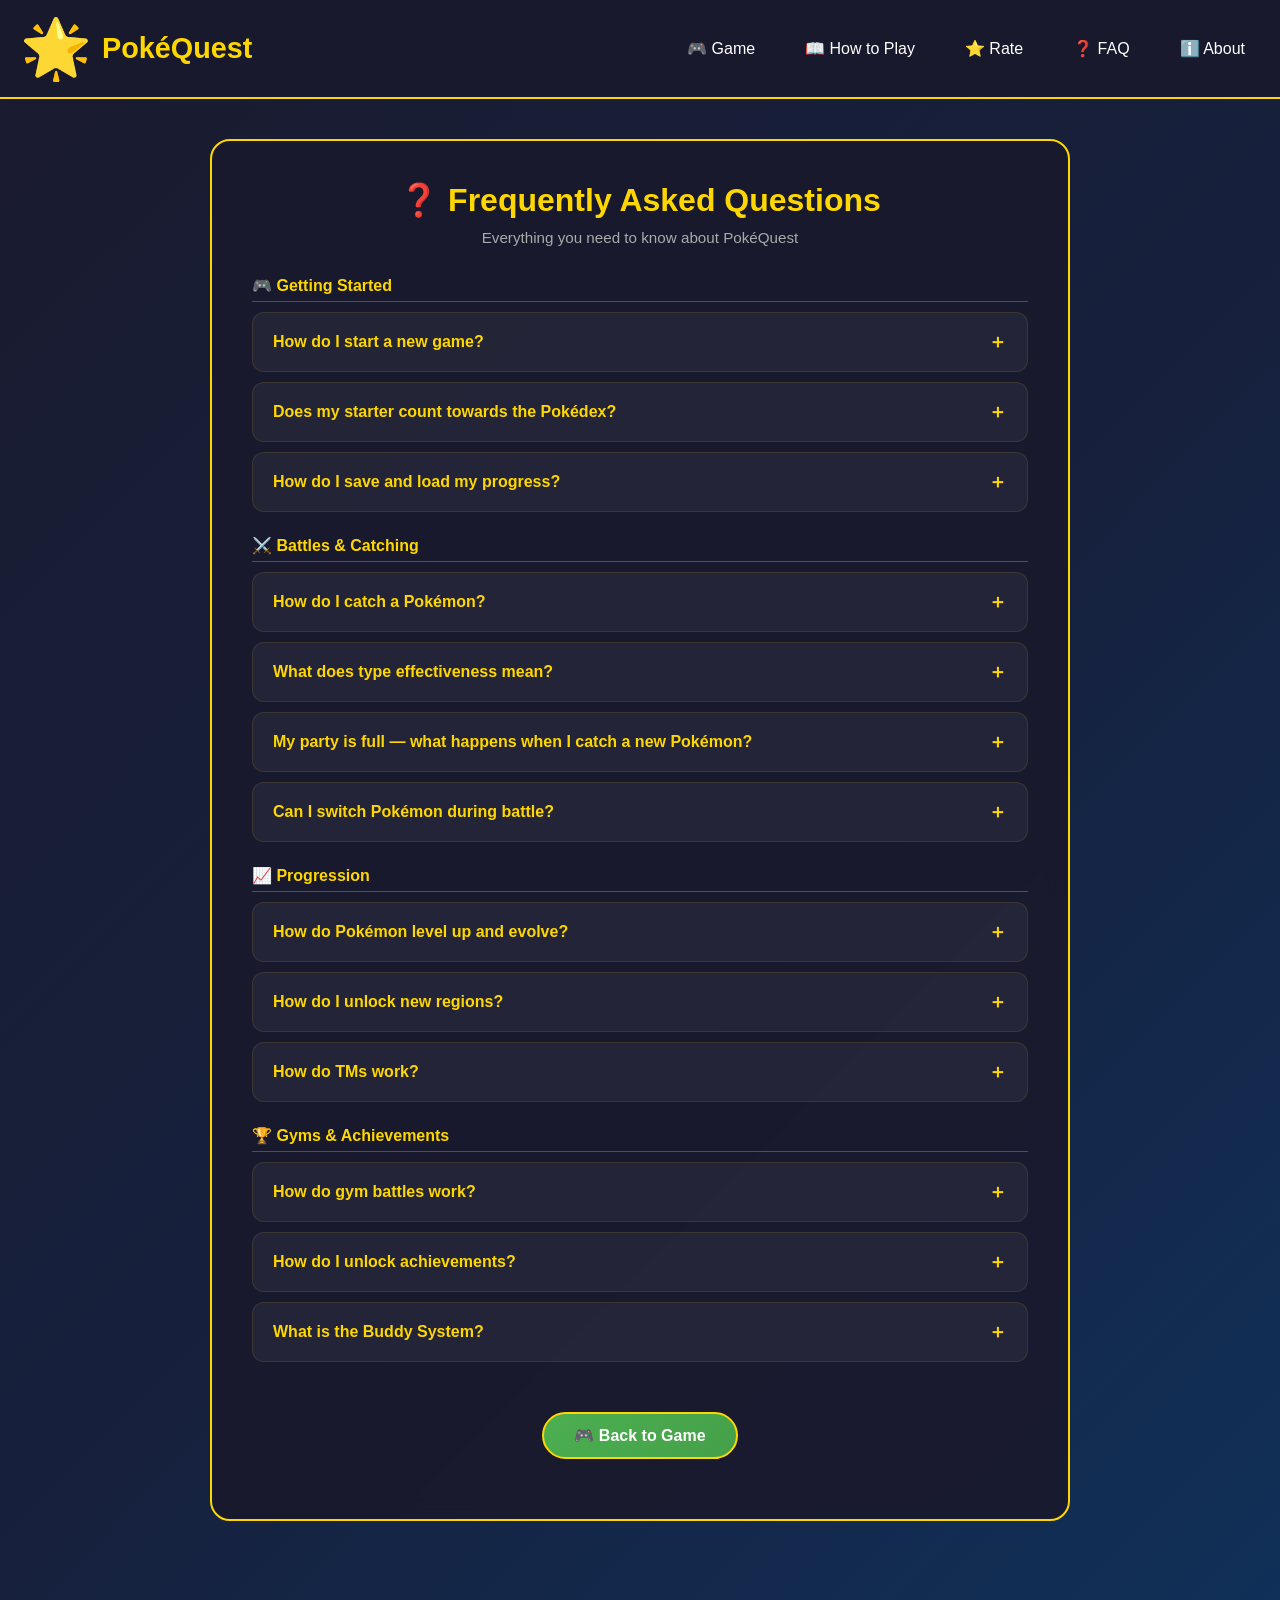
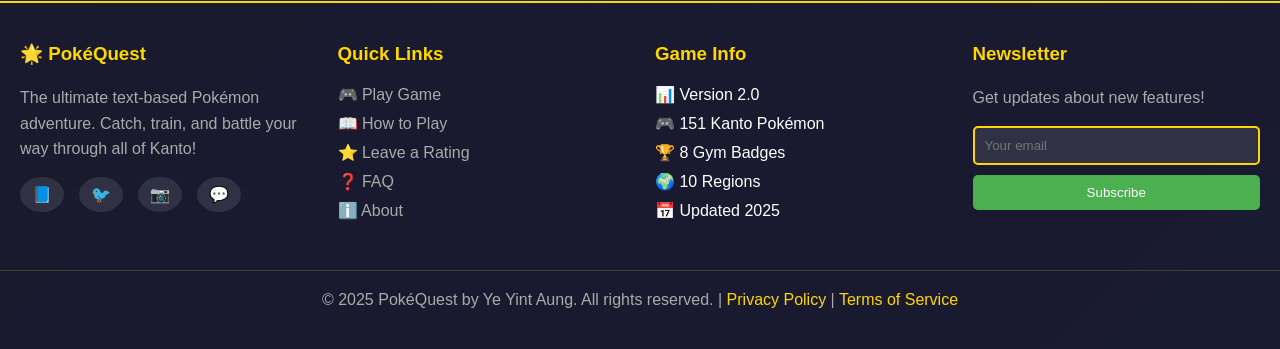
<file: pokequest(main)/faq.html>
<!DOCTYPE html>
<html lang="en">
<head>
    <meta charset="UTF-8">
    <meta name="viewport" content="width=device-width, initial-scale=1.0">
    <title>PokéQuest - FAQ</title>
    <style>
        * { margin:0; padding:0; box-sizing:border-box; }
        body { font-family:'Segoe UI',Tahoma,Geneva,Verdana,sans-serif; background:linear-gradient(135deg,#1a1a2e 0%,#16213e 50%,#0f3460 100%); min-height:100vh; color:#fff; display:flex; flex-direction:column; }
        .site-header { background:rgba(26,26,46,0.95); backdrop-filter:blur(10px); border-bottom:2px solid #ffd700; padding:15px 0; width:100%; }
        .header-container { max-width:1400px; margin:0 auto; padding:0 20px; display:flex; justify-content:space-between; align-items:center; flex-wrap:wrap; gap:15px; }
        .logo a { display:flex; align-items:center; gap:10px; text-decoration:none; font-size:1.8em; font-weight:bold; color:#ffd700; }
        .main-nav ul { display:flex; gap:20px; list-style:none; flex-wrap:wrap; }
        .nav-link { color:white; text-decoration:none; padding:8px 15px; border-radius:20px; transition:all 0.3s; }
        .nav-link:hover { background:rgba(255,215,0,0.2); color:#ffd700; }
        .faq-container { max-width:860px; margin:40px auto; background:rgba(26,26,46,0.95); backdrop-filter:blur(10px); border-radius:20px; padding:40px; border:2px solid #ffd700; flex:1; width:calc(100% - 40px); }
        h1 { color:#ffd700; text-align:center; margin-bottom:10px; font-size:2em; }
        .subtitle { color:#aaa; text-align:center; margin-bottom:30px; font-size:0.95em; }
        .faq-category { color:#ffd700; font-size:1em; font-weight:bold; margin:24px 0 10px; padding-bottom:6px; border-bottom:1px solid rgba(255,215,0,0.3); }
        .faq-item { background:rgba(255,255,255,0.05); border-radius:12px; margin:10px 0; border:1px solid rgba(255,215,0,0.1); overflow:hidden; transition:border-color 0.2s; }
        .faq-item:hover { border-color:rgba(255,215,0,0.4); }
        .faq-question { font-weight:bold; color:#ffd700; padding:16px 20px; cursor:pointer; display:flex; justify-content:space-between; align-items:center; user-select:none; }
        .faq-question::after { content:'＋'; font-size:1.2em; color:#ffd700; transition:transform 0.3s; }
        .faq-item.active .faq-question::after { transform:rotate(45deg); }
        .faq-answer { color:#ddd; line-height:1.7; display:none; padding:0 20px 16px; }
        .faq-item.active .faq-answer { display:block; }
        .faq-answer strong { color:#fff; }
        .faq-answer code { background:rgba(255,215,0,0.15); color:#ffd700; padding:1px 5px; border-radius:4px; font-family:monospace; }
        .tip { background:rgba(255,215,0,0.08); border-left:3px solid #ffd700; padding:8px 12px; border-radius:0 8px 8px 0; margin-top:8px; font-size:0.9em; color:#ffd700; }
        .back-button { display:inline-block; padding:12px 30px; background:linear-gradient(135deg,#4CAF50,#45a049); color:white; text-decoration:none; border-radius:25px; font-weight:bold; border:2px solid #ffd700; margin:20px 0; }
        .site-footer { background:rgba(26,26,46,0.95); border-top:2px solid #ffd700; color:white; margin-top:40px; padding:40px 0 20px; }
        .footer-container { max-width:1400px; margin:0 auto; padding:0 20px; display:grid; grid-template-columns:repeat(4,1fr); gap:30px; }
        .footer-section h3 { color:#ffd700; margin-bottom:20px; }
        .footer-section p { color:#aaa; line-height:1.6; margin-bottom:15px; }
        .footer-section ul { list-style:none; }
        .footer-section ul li { margin:10px 0; }
        .footer-section ul li a { color:#aaa; text-decoration:none; transition:color 0.3s; }
        .footer-section ul li a:hover { color:#ffd700; }
        .social-links { display:flex; gap:15px; }
        .social-link { display:inline-block; padding:8px 12px; background:rgba(255,255,255,0.1); border-radius:50%; color:white; text-decoration:none; }
        .social-link:hover { background:#ffd700; color:#333; }
        .footer-bottom { text-align:center; padding:20px; border-top:1px solid rgba(255,215,0,0.2); color:#aaa; margin-top:40px; }
        .footer-bottom a { color:#ffd700; text-decoration:none; }
        @media(max-width:768px){ .header-container{flex-direction:column;text-align:center;} .main-nav ul{justify-content:center;} .footer-container{grid-template-columns:1fr;text-align:center;} }
    </style>
</head>
<body>
<header class="site-header">
    <div class="header-container">
        <div class="logo"><a href="index.html"><span style="font-size:2em;">🌟</span><span style="color:#ffd700;">PokéQuest</span></a></div>
        <nav class="main-nav"><ul>
            <li><a href="index.html" class="nav-link">🎮 Game</a></li>
            <li><a href="how-to-play.html" class="nav-link">📖 How to Play</a></li>
            <li><a href="rating.html" class="nav-link">⭐ Rate</a></li>
            <li><a href="faq.html" class="nav-link">❓ FAQ</a></li>
            <li><a href="about.html" class="nav-link">ℹ️ About</a></li>
        </ul></nav>
    </div>
</header>

<div class="faq-container">
    <h1>❓ Frequently Asked Questions</h1>
    <p class="subtitle">Everything you need to know about PokéQuest</p>

    <div class="faq-category">🎮 Getting Started</div>

    <div class="faq-item" onclick="this.classList.toggle('active')">
        <div class="faq-question">How do I start a new game?</div>
        <div class="faq-answer">Click <strong>New Game</strong> on the main menu. You'll be asked to choose one of three starter Pokémon — Bulbasaur (Grass), Charmander (Fire), or Squirtle (Water). Your starter choice affects your early battles, so pick one that suits your style! Once chosen, click <strong>Explore</strong> to begin your adventure.</div>
    </div>

    <div class="faq-item" onclick="this.classList.toggle('active')">
        <div class="faq-question">Does my starter count towards the Pokédex?</div>
        <div class="faq-answer">No — your starter Pokémon is given to you as a gift and does <strong>not</strong> count towards your Pokédex. Only Pokémon you catch in the wild are recorded. This is intentional so the "First Catch!" achievement feels earned.</div>
    </div>

    <div class="faq-item" onclick="this.classList.toggle('active')">
        <div class="faq-question">How do I save and load my progress?</div>
        <div class="faq-answer">Click <strong>💾 Save</strong> to download a <code>.json</code> save file to your device. To continue later, click <strong>📂 Load</strong> and select your save file. Your game also <strong>auto-saves to your browser</strong> every 60 seconds — but always use the file save before closing the tab, as browser storage can be cleared. <div class="tip">💡 Tip: Name your save files clearly so you can find them easily!</div></div>
    </div>

    <div class="faq-category">⚔️ Battles &amp; Catching</div>

    <div class="faq-item" onclick="this.classList.toggle('active')">
        <div class="faq-question">How do I catch a Pokémon?</div>
        <div class="faq-answer">When a wild Pokémon appears, select your fighter then use the <strong>⚔️ Move</strong> button to attack it. Lower its HP to increase your catch chance, then throw a Pokéball from the battle screen. The catch rates are: <strong>Poké Ball 30%</strong>, <strong>Great Ball 50%</strong>, <strong>Ultra Ball 70%</strong>, <strong>Master Ball 100%</strong>. Getting the enemy below 10% HP gives a massive catch bonus! <div class="tip">💡 Tip: Watch the "Catch: X%" display on the enemy card — it updates in real time.</div></div>
    </div>

    <div class="faq-item" onclick="this.classList.toggle('active')">
        <div class="faq-question">What does type effectiveness mean?</div>
        <div class="faq-answer">Each Pokémon has a type (Fire, Water, Grass, Electric, etc.) and moves deal extra or reduced damage depending on the target's type. The move selection screen shows a badge on every move: <strong style="color:#ffaa00;">⚡ Super Effective (×2)</strong>, <strong style="color:#88ee88;">▲ Effective (×1.5)</strong>, <strong style="color:#aaa;">— Normal</strong>, <strong style="color:#88aaff;">▼ Not Very Effective (×0.5)</strong>, or <strong style="color:#888;">✗ No Effect (×0)</strong>. Always choose super effective moves when you can!</div>
    </div>

    <div class="faq-item" onclick="this.classList.toggle('active')">
        <div class="faq-question">My party is full — what happens when I catch a new Pokémon?</div>
        <div class="faq-answer">Your party holds up to <strong>6 Pokémon</strong>. If you catch one while your party is full, it is automatically sent to the <strong>🖥️ PC Box</strong>. You'll see a message saying "Caught X! Party full — sent to PC." Use the PC Box button to manage your stored Pokémon and swap them into your party.</div>
    </div>

    <div class="faq-item" onclick="this.classList.toggle('active')">
        <div class="faq-question">Can I switch Pokémon during battle?</div>
        <div class="faq-answer">Yes — click the <strong>🔄 Switch</strong> button in battle to choose a different Pokémon from your party. Fainted Pokémon (0 HP) cannot be selected. Switching doesn't use your turn, but the enemy still attacks after you switch.</div>
    </div>

    <div class="faq-category">📈 Progression</div>

    <div class="faq-item" onclick="this.classList.toggle('active')">
        <div class="faq-question">How do Pokémon level up and evolve?</div>
        <div class="faq-answer">Your Pokémon gain XP from winning battles and catching wild Pokémon. When they accumulate enough XP (level × 50), they level up automatically — gaining higher HP and Attack. At certain levels they evolve into stronger forms, gaining better stats and a new appearance. You can also use a <strong>🍬 Rare Candy</strong> from the shop to instantly level up any Pokémon.</div>
    </div>

    <div class="faq-item" onclick="this.classList.toggle('active')">
        <div class="faq-question">How do I unlock new regions?</div>
        <div class="faq-answer">Regions unlock automatically when your strongest Pokémon reaches the required level. The order is: <strong>Kanto Forest (Lv.1) → Mountains (Lv.21) → Coast (Lv.36) → City (Lv.46) → Plains (Lv.48) → Fuchsia (Lv.52) → Volcano (Lv.56) → Lavender Tower (Lv.66) → Safari Zone (Lv.76) → Victory Road (Lv.86)</strong>. A notification appears when a new region unlocks.</div>
    </div>

    <div class="faq-item" onclick="this.classList.toggle('active')">
        <div class="faq-question">How do TMs work?</div>
        <div class="faq-answer">TMs (Technical Machines) teach powerful moves to your Pokémon. Buy them from the <strong>🏪 Shop</strong> under the TMs tab. To use one, go to your Pokémon's detail page (tap any Pokémon in your party list) and press <strong>📀 Use TM</strong>. If your Pokémon already has 4 moves, you'll be asked which move to replace. TMs are not consumed — you keep them after teaching.</div>
    </div>

    <div class="faq-category">🏆 Gyms &amp; Achievements</div>

    <div class="faq-item" onclick="this.classList.toggle('active')">
        <div class="faq-question">How do gym battles work?</div>
        <div class="faq-answer">Each region (except Kanto Forest and Safari Zone) has a Gym Leader. Once you unlock a region, press the <strong>🏆 Gym</strong> button to challenge them. Select your Pokémon, then use the Move button to pick attacks — just like wild battles. Beating the leader earns a <strong>badge</strong> and credits. There are <strong>8 gyms</strong> total: Brock, Misty, Lt. Surge, Erika, Koga, Blaine, Sabrina, and Champion Lance.</div>
    </div>

    <div class="faq-item" onclick="this.classList.toggle('active')">
        <div class="faq-question">How do I unlock achievements?</div>
        <div class="faq-answer">Achievements unlock automatically as you play — catching Pokémon, winning battles, earning badges, evolving Pokémon, and more. When one unlocks, a toast notification appears in the top-right corner. View all 18 achievements and your progress by clicking the <strong>🏆 Achievements</strong> button.</div>
    </div>

    <div class="faq-item" onclick="this.classList.toggle('active')">
        <div class="faq-question">What is the Buddy System?</div>
        <div class="faq-answer">Open a Pokémon's detail page and tap <strong>🤝 Make Buddy</strong> to set it as your walking partner. As you explore, your buddy gains happiness. Higher happiness unlocks bonuses like bonus items and battle boosts. You can see your buddy's happiness bar in the sidebar.</div>
    </div>

    <div style="text-align:center;margin-top:30px;">
        <a href="index.html" class="back-button">🎮 Back to Game</a>
    </div>
</div>

<footer class="site-footer">
    <div class="footer-container">
        <div class="footer-section">
            <h3>🌟 PokéQuest</h3>
            <p>The ultimate text-based Pokémon adventure. Catch, train, and battle your way through all of Kanto!</p>
            <div class="social-links">
                <a href="#" class="social-link">📘</a>
                <a href="#" class="social-link">🐦</a>
                <a href="#" class="social-link">📷</a>
                <a href="#" class="social-link">💬</a>
            </div>
        </div>
        <div class="footer-section">
            <h3>Quick Links</h3>
            <ul>
                <li><a href="index.html">🎮 Play Game</a></li>
                <li><a href="how-to-play.html">📖 How to Play</a></li>
                <li><a href="rating.html">⭐ Leave a Rating</a></li>
                <li><a href="faq.html">❓ FAQ</a></li>
                <li><a href="about.html">ℹ️ About</a></li>
            </ul>
        </div>
        <div class="footer-section">
            <h3>Game Info</h3>
            <ul>
                <li>📊 Version 2.0</li>
                <li>🎮 151 Kanto Pokémon</li>
                <li>🏆 8 Gym Badges</li>
                <li>🌍 10 Regions</li>
                <li>📅 Updated 2025</li>
            </ul>
        </div>
        <div class="footer-section">
            <h3>Newsletter</h3>
            <p>Get updates about new features!</p>
            <form onsubmit="event.preventDefault();alert('Thanks for subscribing!');this.reset();">
                <input type="email" placeholder="Your email" style="width:100%;padding:10px;margin-bottom:10px;border:2px solid #ffd700;border-radius:5px;background:rgba(255,255,255,0.1);color:white;">
                <button type="submit" style="width:100%;padding:10px;background:#4CAF50;border:none;border-radius:5px;color:white;cursor:pointer;">Subscribe</button>
            </form>
        </div>
    </div>
    <div class="footer-bottom">
        <p>&copy; 2025 PokéQuest by Ye Yint Aung. All rights reserved. | <a href="#">Privacy Policy</a> | <a href="#">Terms of Service</a></p>
    </div>
</footer>
</body>
</html>
</file>
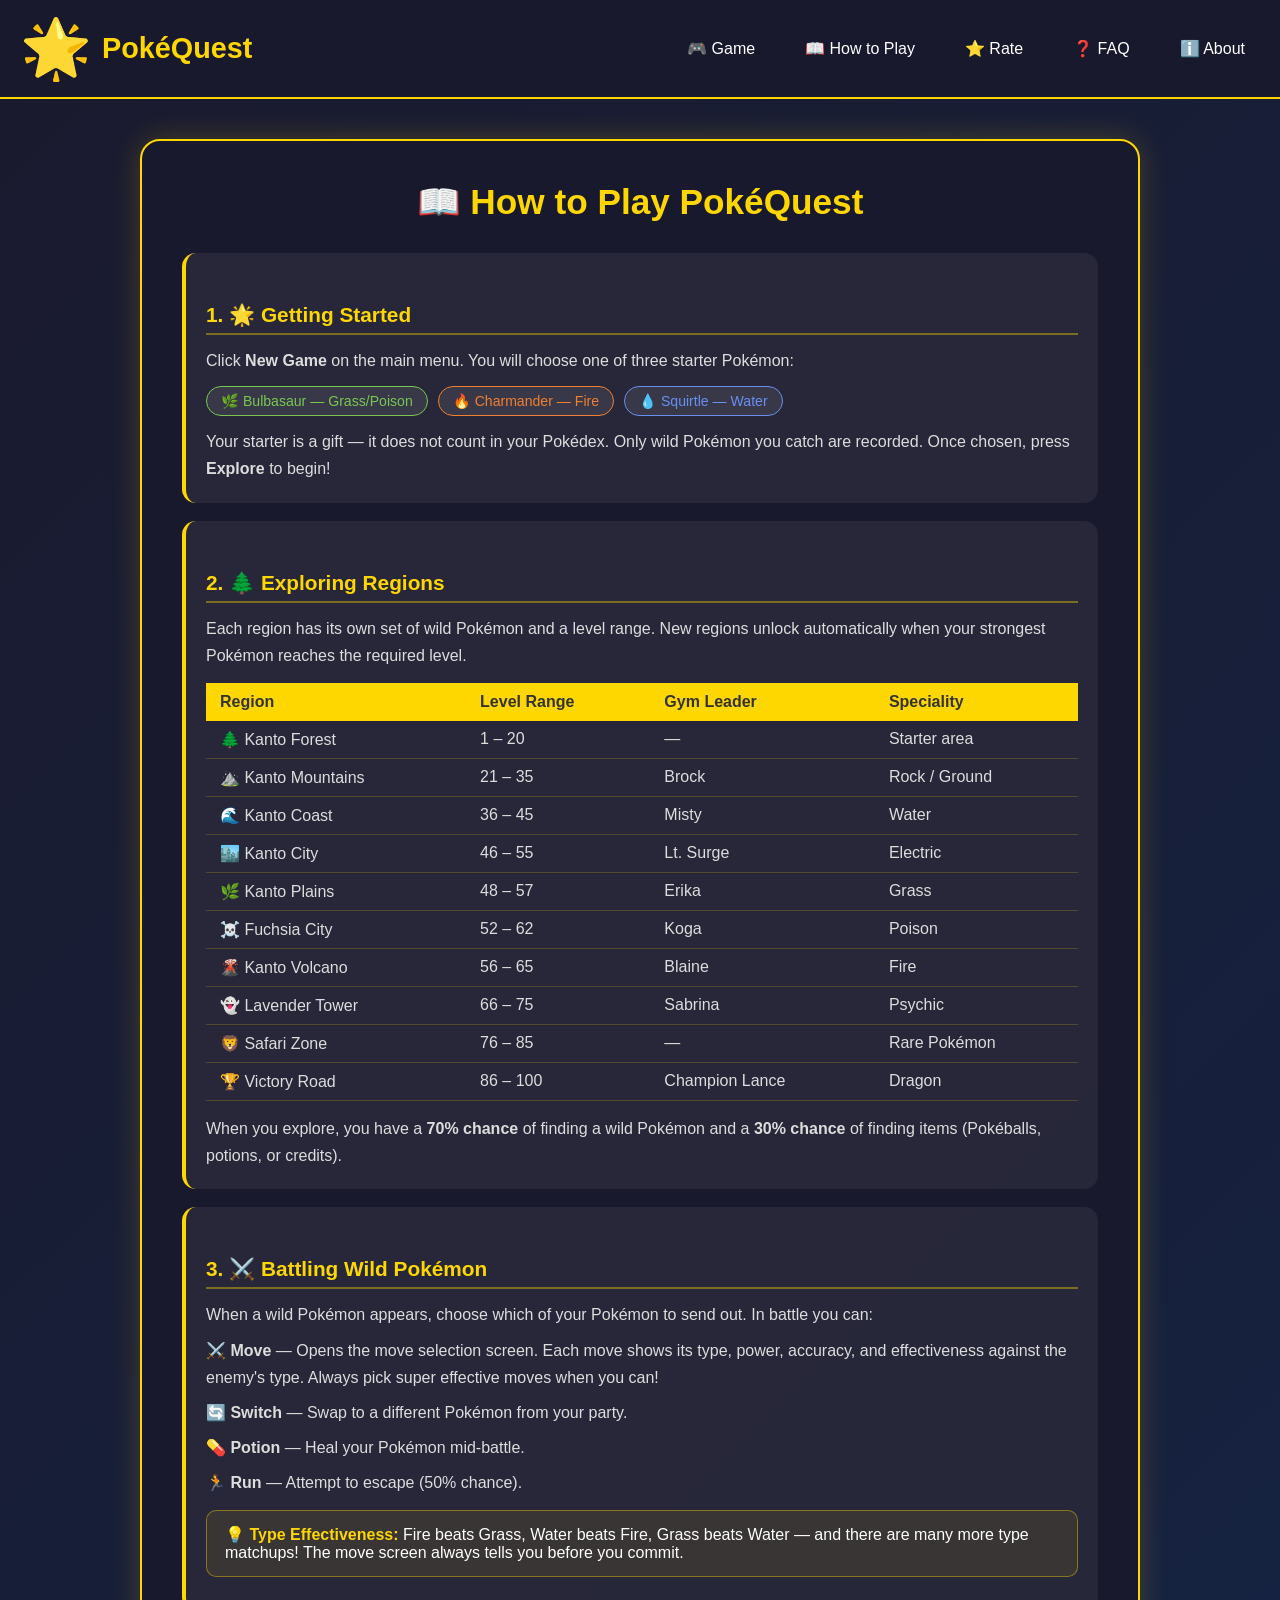
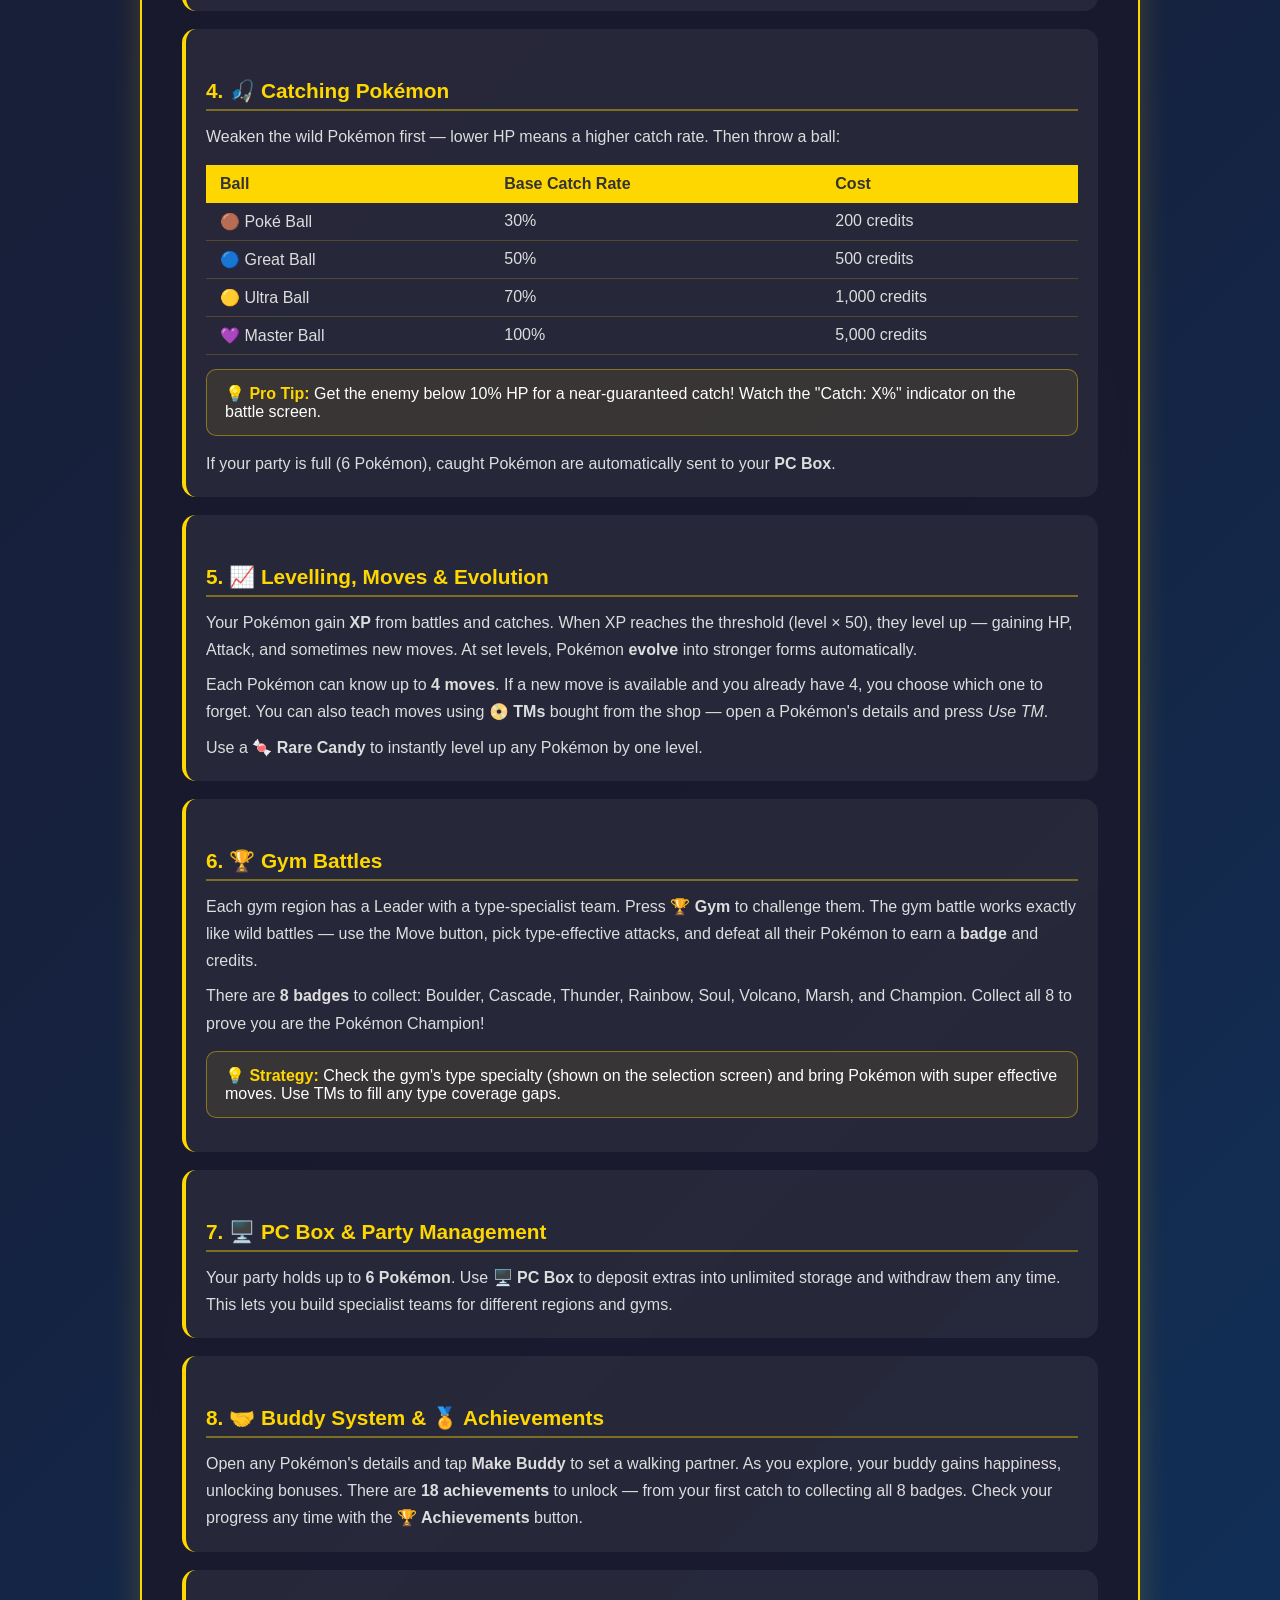
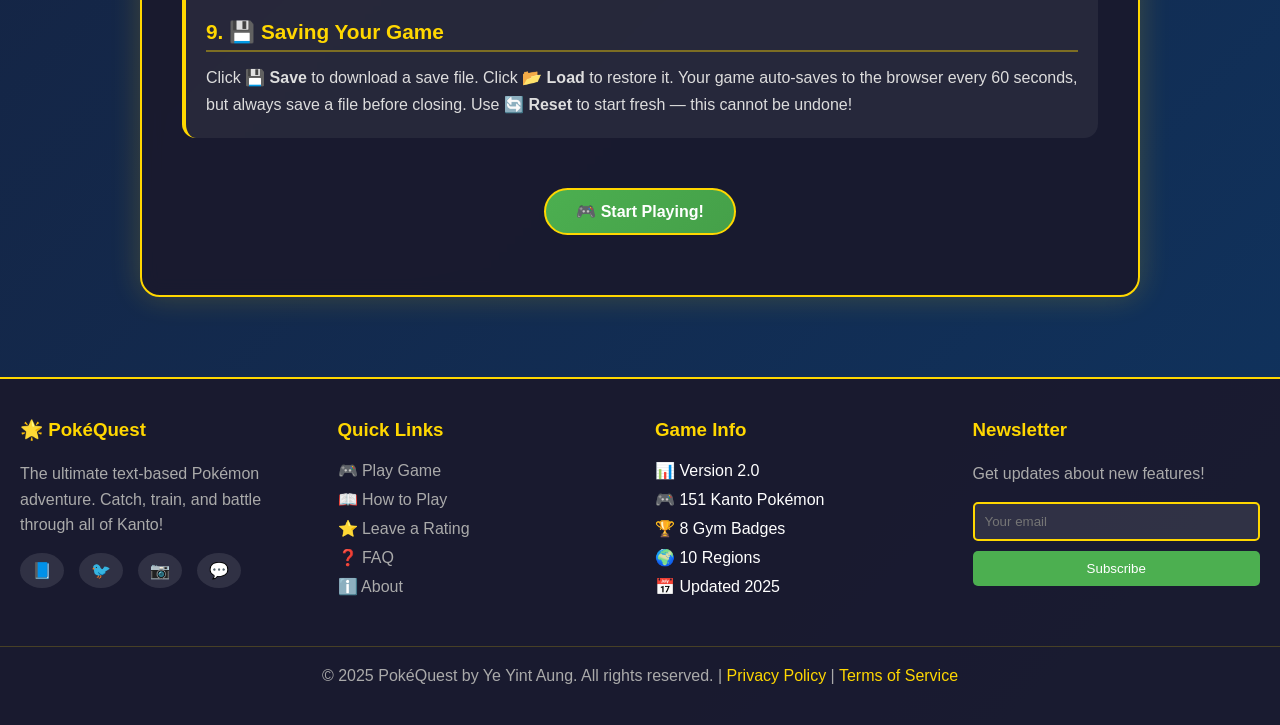
<file: pokequest(main)/how-to-play.html>
<!DOCTYPE html>
<html lang="en">
<head>
    <meta charset="UTF-8">
    <meta name="viewport" content="width=device-width, initial-scale=1.0">
    <title>PokéQuest - How to Play</title>
    <style>
        * { margin:0; padding:0; box-sizing:border-box; }
        body { font-family:'Segoe UI',Tahoma,Geneva,Verdana,sans-serif; background:linear-gradient(135deg,#1a1a2e 0%,#16213e 50%,#0f3460 100%); min-height:100vh; color:#fff; display:flex; flex-direction:column; }
        .site-header { background:rgba(26,26,46,0.95); backdrop-filter:blur(10px); border-bottom:2px solid #ffd700; padding:15px 0; }
        .header-container { max-width:1400px; margin:0 auto; padding:0 20px; display:flex; justify-content:space-between; align-items:center; flex-wrap:wrap; gap:15px; }
        .logo a { display:flex; align-items:center; gap:10px; text-decoration:none; font-size:1.8em; font-weight:bold; color:#ffd700; }
        .main-nav ul { display:flex; gap:20px; list-style:none; flex-wrap:wrap; }
        .nav-link { color:white; text-decoration:none; padding:8px 15px; border-radius:20px; transition:all 0.3s; }
        .nav-link:hover { background:rgba(255,215,0,0.2); color:#ffd700; }
        .container { max-width:1000px; margin:40px auto; background:rgba(26,26,46,0.95); backdrop-filter:blur(10px); border-radius:20px; padding:40px; border:2px solid #ffd700; box-shadow:0 0 30px rgba(255,215,0,0.2); flex:1; width:calc(100% - 40px); }
        h1 { color:#ffd700; text-align:center; margin-bottom:30px; font-size:2.2em; }
        h2 { color:#ffd700; margin:30px 0 12px; padding-bottom:6px; border-bottom:2px solid rgba(255,215,0,0.4); font-size:1.3em; }
        .step-box { background:rgba(255,255,255,0.06); border-radius:14px; padding:20px; margin:18px 0; border-left:4px solid #ffd700; }
        .step-box p { color:#ddd; line-height:1.7; margin-bottom:8px; }
        .step-box p:last-child { margin-bottom:0; }
        .tip-box { background:rgba(255,215,0,0.08); border-radius:10px; padding:14px 18px; margin:14px 0; border:1px solid rgba(255,215,0,0.4); }
        .tip-box strong { color:#ffd700; }
        table { width:100%; border-collapse:collapse; margin:14px 0; }
        th { background:#ffd700; color:#333; padding:10px 14px; text-align:left; }
        td { padding:9px 14px; border-bottom:1px solid rgba(255,215,0,0.2); color:#ddd; }
        tr:hover td { background:rgba(255,215,0,0.05); }
        .badge-row { display:flex; flex-wrap:wrap; gap:10px; margin:12px 0; }
        .badge-pill { background:rgba(255,255,255,0.08); border:1px solid rgba(255,215,0,0.4); border-radius:20px; padding:6px 14px; font-size:0.88em; color:#ffd700; }
        .type-grid { display:grid; grid-template-columns:repeat(auto-fill,minmax(160px,1fr)); gap:8px; margin:12px 0; }
        .type-card { border-radius:10px; padding:8px 12px; font-size:0.85em; font-weight:bold; text-align:center; }
        .back-button { display:inline-block; padding:12px 30px; background:linear-gradient(135deg,#4CAF50,#45a049); color:white; text-decoration:none; border-radius:25px; font-weight:bold; border:2px solid #ffd700; margin:20px 0; }
        .site-footer { background:rgba(26,26,46,0.95); border-top:2px solid #ffd700; color:white; margin-top:40px; padding:40px 0 20px; }
        .footer-container { max-width:1400px; margin:0 auto; padding:0 20px; display:grid; grid-template-columns:repeat(4,1fr); gap:30px; }
        .footer-section h3 { color:#ffd700; margin-bottom:20px; }
        .footer-section p { color:#aaa; line-height:1.6; margin-bottom:15px; }
        .footer-section ul { list-style:none; }
        .footer-section ul li { margin:10px 0; }
        .footer-section ul li a { color:#aaa; text-decoration:none; }
        .footer-section ul li a:hover { color:#ffd700; }
        .social-links { display:flex; gap:15px; }
        .social-link { display:inline-block; padding:8px 12px; background:rgba(255,255,255,0.1); border-radius:50%; color:white; text-decoration:none; }
        .social-link:hover { background:#ffd700; color:#333; }
        .footer-bottom { text-align:center; padding:20px; border-top:1px solid rgba(255,215,0,0.2); color:#aaa; margin-top:40px; }
        .footer-bottom a { color:#ffd700; text-decoration:none; }
        @media(max-width:768px){ .header-container{flex-direction:column;text-align:center;} .main-nav ul{justify-content:center;} .footer-container{grid-template-columns:1fr;text-align:center;} }
    </style>
</head>
<body>
<header class="site-header">
    <div class="header-container">
        <div class="logo"><a href="index.html"><span style="font-size:2em;">🌟</span><span style="color:#ffd700;">PokéQuest</span></a></div>
        <nav class="main-nav"><ul>
            <li><a href="index.html" class="nav-link">🎮 Game</a></li>
            <li><a href="how-to-play.html" class="nav-link">📖 How to Play</a></li>
            <li><a href="rating.html" class="nav-link">⭐ Rate</a></li>
            <li><a href="faq.html" class="nav-link">❓ FAQ</a></li>
            <li><a href="about.html" class="nav-link">ℹ️ About</a></li>
        </ul></nav>
    </div>
</header>

<div class="container">
    <h1>📖 How to Play PokéQuest</h1>

    <div class="step-box">
        <h2>1. 🌟 Getting Started</h2>
        <p>Click <strong>New Game</strong> on the main menu. You will choose one of three starter Pokémon:</p>
        <div class="badge-row">
            <span class="badge-pill" style="border-color:#78C850;color:#78C850;">🌿 Bulbasaur — Grass/Poison</span>
            <span class="badge-pill" style="border-color:#F08030;color:#F08030;">🔥 Charmander — Fire</span>
            <span class="badge-pill" style="border-color:#6890F0;color:#6890F0;">💧 Squirtle — Water</span>
        </div>
        <p>Your starter is a gift — it does not count in your Pokédex. Only wild Pokémon you catch are recorded. Once chosen, press <strong>Explore</strong> to begin!</p>
    </div>

    <div class="step-box">
        <h2>2. 🌲 Exploring Regions</h2>
        <p>Each region has its own set of wild Pokémon and a level range. New regions unlock automatically when your strongest Pokémon reaches the required level.</p>
        <table>
            <tr><th>Region</th><th>Level Range</th><th>Gym Leader</th><th>Speciality</th></tr>
            <tr><td>🌲 Kanto Forest</td><td>1 – 20</td><td>—</td><td>Starter area</td></tr>
            <tr><td>⛰️ Kanto Mountains</td><td>21 – 35</td><td>Brock</td><td>Rock / Ground</td></tr>
            <tr><td>🌊 Kanto Coast</td><td>36 – 45</td><td>Misty</td><td>Water</td></tr>
            <tr><td>🏙️ Kanto City</td><td>46 – 55</td><td>Lt. Surge</td><td>Electric</td></tr>
            <tr><td>🌿 Kanto Plains</td><td>48 – 57</td><td>Erika</td><td>Grass</td></tr>
            <tr><td>☠️ Fuchsia City</td><td>52 – 62</td><td>Koga</td><td>Poison</td></tr>
            <tr><td>🌋 Kanto Volcano</td><td>56 – 65</td><td>Blaine</td><td>Fire</td></tr>
            <tr><td>👻 Lavender Tower</td><td>66 – 75</td><td>Sabrina</td><td>Psychic</td></tr>
            <tr><td>🦁 Safari Zone</td><td>76 – 85</td><td>—</td><td>Rare Pokémon</td></tr>
            <tr><td>🏆 Victory Road</td><td>86 – 100</td><td>Champion Lance</td><td>Dragon</td></tr>
        </table>
        <p>When you explore, you have a <strong>70% chance</strong> of finding a wild Pokémon and a <strong>30% chance</strong> of finding items (Pokéballs, potions, or credits).</p>
    </div>

    <div class="step-box">
        <h2>3. ⚔️ Battling Wild Pokémon</h2>
        <p>When a wild Pokémon appears, choose which of your Pokémon to send out. In battle you can:</p>
        <p><strong>⚔️ Move</strong> — Opens the move selection screen. Each move shows its type, power, accuracy, and effectiveness against the enemy's type. Always pick super effective moves when you can!</p>
        <p><strong>🔄 Switch</strong> — Swap to a different Pokémon from your party.</p>
        <p><strong>💊 Potion</strong> — Heal your Pokémon mid-battle.</p>
        <p><strong>🏃 Run</strong> — Attempt to escape (50% chance).</p>

        <div class="tip-box"><strong>💡 Type Effectiveness:</strong> Fire beats Grass, Water beats Fire, Grass beats Water — and there are many more type matchups! The move screen always tells you before you commit.</div>
    </div>

    <div class="step-box">
        <h2>4. 🎣 Catching Pokémon</h2>
        <p>Weaken the wild Pokémon first — lower HP means a higher catch rate. Then throw a ball:</p>
        <table>
            <tr><th>Ball</th><th>Base Catch Rate</th><th>Cost</th></tr>
            <tr><td>🟤 Poké Ball</td><td>30%</td><td>200 credits</td></tr>
            <tr><td>🔵 Great Ball</td><td>50%</td><td>500 credits</td></tr>
            <tr><td>🟡 Ultra Ball</td><td>70%</td><td>1,000 credits</td></tr>
            <tr><td>💜 Master Ball</td><td>100%</td><td>5,000 credits</td></tr>
        </table>
        <div class="tip-box"><strong>💡 Pro Tip:</strong> Get the enemy below 10% HP for a near-guaranteed catch! Watch the "Catch: X%" indicator on the battle screen.</div>
        <p>If your party is full (6 Pokémon), caught Pokémon are automatically sent to your <strong>PC Box</strong>.</p>
    </div>

    <div class="step-box">
        <h2>5. 📈 Levelling, Moves &amp; Evolution</h2>
        <p>Your Pokémon gain <strong>XP</strong> from battles and catches. When XP reaches the threshold (level × 50), they level up — gaining HP, Attack, and sometimes new moves. At set levels, Pokémon <strong>evolve</strong> into stronger forms automatically.</p>
        <p>Each Pokémon can know up to <strong>4 moves</strong>. If a new move is available and you already have 4, you choose which one to forget. You can also teach moves using <strong>📀 TMs</strong> bought from the shop — open a Pokémon's details and press <em>Use TM</em>.</p>
        <p>Use a <strong>🍬 Rare Candy</strong> to instantly level up any Pokémon by one level.</p>
    </div>

    <div class="step-box">
        <h2>6. 🏆 Gym Battles</h2>
        <p>Each gym region has a Leader with a type-specialist team. Press <strong>🏆 Gym</strong> to challenge them. The gym battle works exactly like wild battles — use the Move button, pick type-effective attacks, and defeat all their Pokémon to earn a <strong>badge</strong> and credits.</p>
        <p>There are <strong>8 badges</strong> to collect: Boulder, Cascade, Thunder, Rainbow, Soul, Volcano, Marsh, and Champion. Collect all 8 to prove you are the Pokémon Champion!</p>
        <div class="tip-box"><strong>💡 Strategy:</strong> Check the gym's type specialty (shown on the selection screen) and bring Pokémon with super effective moves. Use TMs to fill any type coverage gaps.</div>
    </div>

    <div class="step-box">
        <h2>7. 🖥️ PC Box &amp; Party Management</h2>
        <p>Your party holds up to <strong>6 Pokémon</strong>. Use <strong>🖥️ PC Box</strong> to deposit extras into unlimited storage and withdraw them any time. This lets you build specialist teams for different regions and gyms.</p>
    </div>

    <div class="step-box">
        <h2>8. 🤝 Buddy System &amp; 🏅 Achievements</h2>
        <p>Open any Pokémon's details and tap <strong>Make Buddy</strong> to set a walking partner. As you explore, your buddy gains happiness, unlocking bonuses. There are <strong>18 achievements</strong> to unlock — from your first catch to collecting all 8 badges. Check your progress any time with the <strong>🏆 Achievements</strong> button.</p>
    </div>

    <div class="step-box">
        <h2>9. 💾 Saving Your Game</h2>
        <p>Click <strong>💾 Save</strong> to download a save file. Click <strong>📂 Load</strong> to restore it. Your game auto-saves to the browser every 60 seconds, but always save a file before closing. Use <strong>🔄 Reset</strong> to start fresh — this cannot be undone!</p>
    </div>

    <div style="text-align:center;margin-top:30px;">
        <a href="index.html" class="back-button">🎮 Start Playing!</a>
    </div>
</div>

<footer class="site-footer">
    <div class="footer-container">
        <div class="footer-section">
            <h3>🌟 PokéQuest</h3>
            <p>The ultimate text-based Pokémon adventure. Catch, train, and battle through all of Kanto!</p>
            <div class="social-links">
                <a href="#" class="social-link">📘</a>
                <a href="#" class="social-link">🐦</a>
                <a href="#" class="social-link">📷</a>
                <a href="#" class="social-link">💬</a>
            </div>
        </div>
        <div class="footer-section">
            <h3>Quick Links</h3>
            <ul>
                <li><a href="index.html">🎮 Play Game</a></li>
                <li><a href="how-to-play.html">📖 How to Play</a></li>
                <li><a href="rating.html">⭐ Leave a Rating</a></li>
                <li><a href="faq.html">❓ FAQ</a></li>
                <li><a href="about.html">ℹ️ About</a></li>
            </ul>
        </div>
        <div class="footer-section">
            <h3>Game Info</h3>
            <ul>
                <li>📊 Version 2.0</li>
                <li>🎮 151 Kanto Pokémon</li>
                <li>🏆 8 Gym Badges</li>
                <li>🌍 10 Regions</li>
                <li>📅 Updated 2025</li>
            </ul>
        </div>
        <div class="footer-section">
            <h3>Newsletter</h3>
            <p>Get updates about new features!</p>
            <form onsubmit="event.preventDefault();alert('Thanks for subscribing!');this.reset();">
                <input type="email" placeholder="Your email" style="width:100%;padding:10px;margin-bottom:10px;border:2px solid #ffd700;border-radius:5px;background:rgba(255,255,255,0.1);color:white;">
                <button type="submit" style="width:100%;padding:10px;background:#4CAF50;border:none;border-radius:5px;color:white;cursor:pointer;">Subscribe</button>
            </form>
        </div>
    </div>
    <div class="footer-bottom">
        <p>&copy; 2025 PokéQuest by Ye Yint Aung. All rights reserved. | <a href="#">Privacy Policy</a> | <a href="#">Terms of Service</a></p>
    </div>
</footer>
</body>
</html>
</file>
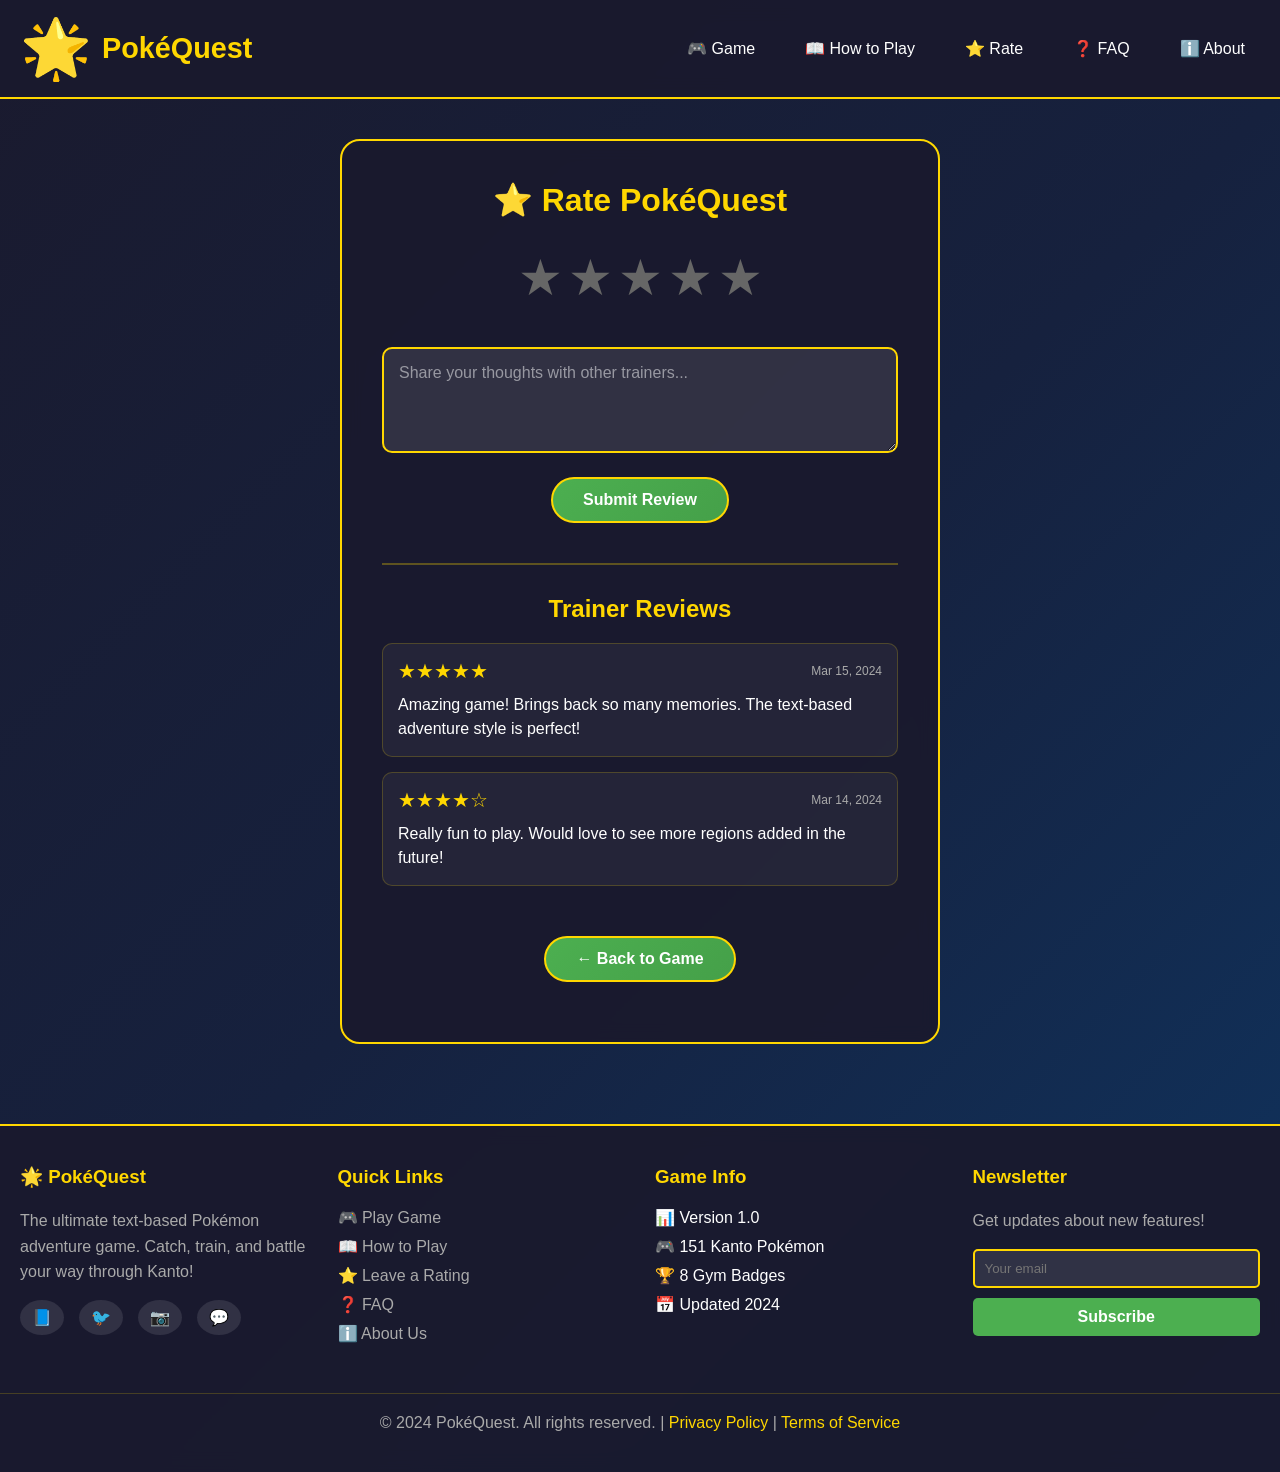
<file: pokequest(main)/rating.html>
<!DOCTYPE html>
<html lang="en">
<head>
    <meta charset="UTF-8">
    <meta name="viewport" content="width=device-width, initial-scale=1.0">
    <title>PokéQuest - Rate Us</title>
    <style>
        * {
            margin: 0;
            padding: 0;
            box-sizing: border-box;
        }

        body {
            font-family: 'Segoe UI', Tahoma, Geneva, Verdana, sans-serif;
            background: linear-gradient(135deg, #1a1a2e 0%, #16213e 50%, #0f3460 100%);
            min-height: 100vh;
            color: #fff;
            display: flex;
            flex-direction: column;
        }

        .rating-container {
            max-width: 600px;
            margin: 40px auto;
            background: rgba(26, 26, 46, 0.95);
            backdrop-filter: blur(10px);
            border-radius: 20px;
            padding: 40px;
            border: 2px solid #ffd700;
            text-align: center;
            flex: 1;
        }

        h1 {
            color: #ffd700;
            margin-bottom: 30px;
        }

        .stars {
            font-size: 50px;
            margin: 20px 0;
            display: flex;
            justify-content: center;
            gap: 5px;
        }

        .star {
            display: inline-block;
            color: #666;
            cursor: pointer;
            transition: color 0.2s;
            font-size: 50px;
        }

        .star:hover,
        .star.selected {
            color: #ffd700;
        }

        textarea {
            width: 100%;
            padding: 15px;
            margin: 20px 0;
            background: rgba(255, 255, 255, 0.1);
            border: 2px solid #ffd700;
            border-radius: 10px;
            color: white;
            font-size: 16px;
            font-family: inherit;
        }

        textarea::placeholder {
            color: rgba(255, 255, 255, 0.5);
        }

        button {
            padding: 12px 30px;
            background: linear-gradient(135deg, #4CAF50, #45a049);
            border: none;
            border-radius: 25px;
            color: white;
            cursor: pointer;
            border: 2px solid #ffd700;
            font-size: 16px;
            font-weight: bold;
            transition: transform 0.2s;
        }

        button:hover {
            transform: scale(1.05);
        }

        /* Reviews Section */
        .reviews-section {
            margin-top: 40px;
            text-align: left;
            border-top: 2px solid rgba(255, 215, 0, 0.3);
            padding-top: 30px;
        }

        .reviews-section h2 {
            color: #ffd700;
            margin-bottom: 20px;
            text-align: center;
            font-size: 24px;
        }

        .review-card {
            background: rgba(255, 255, 255, 0.05);
            border: 1px solid rgba(255, 215, 0, 0.2);
            border-radius: 10px;
            padding: 15px;
            margin-bottom: 15px;
        }

        .review-header {
            display: flex;
            align-items: center;
            gap: 10px;
            margin-bottom: 10px;
        }

        .review-stars {
            color: #ffd700;
            font-size: 20px;
        }

        .review-date {
            color: #aaa;
            font-size: 12px;
            margin-left: auto;
        }

        .review-text {
            color: #fff;
            line-height: 1.5;
            word-wrap: break-word;
        }

        .no-reviews {
            text-align: center;
            color: #aaa;
            padding: 20px;
            font-style: italic;
        }

        .back-button {
            display: inline-block;
            padding: 12px 30px;
            background: linear-gradient(135deg, #4CAF50, #45a049);
            color: white;
            text-decoration: none;
            border-radius: 25px;
            font-weight: bold;
            border: 2px solid #ffd700;
            margin: 20px 0;
            transition: transform 0.2s;
        }

        .back-button:hover {
            transform: scale(1.05);
        }

        /* Header */
        .site-header {
            background: rgba(26, 26, 46, 0.95);
            backdrop-filter: blur(10px);
            border-bottom: 2px solid #ffd700;
            padding: 15px 0;
            width: 100%;
        }

        .header-container {
            max-width: 1400px;
            margin: 0 auto;
            padding: 0 20px;
            display: flex;
            justify-content: space-between;
            align-items: center;
            flex-wrap: wrap;
            gap: 15px;
        }

        .logo a {
            display: flex;
            align-items: center;
            gap: 10px;
            text-decoration: none;
            font-size: 1.8em;
            font-weight: bold;
            color: #ffd700;
        }

        .main-nav ul {
            display: flex;
            gap: 20px;
            list-style: none;
            flex-wrap: wrap;
        }

        .nav-link {
            color: white;
            text-decoration: none;
            padding: 8px 15px;
            border-radius: 20px;
            transition: all 0.3s;
        }

        .nav-link:hover {
            background: rgba(255, 215, 0, 0.2);
            color: #ffd700;
        }

        /* Footer */
        .site-footer {
            background: rgba(26, 26, 46, 0.95);
            backdrop-filter: blur(10px);
            border-top: 2px solid #ffd700;
            color: white;
            margin-top: 40px;
            padding: 40px 0 20px;
            width: 100%;
        }

        .footer-container {
            max-width: 1400px;
            margin: 0 auto;
            padding: 0 20px;
            display: grid;
            grid-template-columns: repeat(4, 1fr);
            gap: 30px;
        }

        .footer-section h3 {
            color: #ffd700;
            margin-bottom: 20px;
        }

        .footer-section p {
            color: #aaa;
            line-height: 1.6;
            margin-bottom: 15px;
        }

        .footer-section ul {
            list-style: none;
        }

        .footer-section ul li {
            margin: 10px 0;
        }

        .footer-section ul li a {
            color: #aaa;
            text-decoration: none;
            transition: color 0.3s;
        }

        .footer-section ul li a:hover {
            color: #ffd700;
        }

        .social-links {
            display: flex;
            gap: 15px;
        }

        .social-link {
            display: inline-block;
            padding: 8px 12px;
            background: rgba(255, 255, 255, 0.1);
            border-radius: 50%;
            color: white;
            text-decoration: none;
            transition: all 0.3s;
        }

        .social-link:hover {
            background: #ffd700;
            color: #333;
        }

        .footer-bottom {
            text-align: center;
            padding: 20px;
            border-top: 1px solid rgba(255, 215, 0, 0.2);
            color: #aaa;
            margin-top: 40px;
        }

        .footer-bottom a {
            color: #ffd700;
            text-decoration: none;
        }

        @media (max-width: 768px) {
            .header-container {
                flex-direction: column;
                text-align: center;
            }
            .main-nav ul {
                justify-content: center;
            }
            .footer-container {
                grid-template-columns: 1fr;
                text-align: center;
            }
            .stars {
                font-size: 40px;
            }
            .star {
                font-size: 40px;
            }
        }
    </style>
</head>
<body>
    <!-- Header -->
    <header class="site-header">
        <div class="header-container">
            <div class="logo">
                <a href="index.html">
                    <span style="font-size:2em;">🌟</span>
                    <span style="color:#ffd700;">PokéQuest</span>
                </a>
            </div>
            
            <nav class="main-nav">
                <ul>
                    <li><a href="index.html" class="nav-link">🎮 Game</a></li>
                    <li><a href="how-to-play.html" class="nav-link">📖 How to Play</a></li>
                    <li><a href="rating.html" class="nav-link">⭐ Rate</a></li>
                    <li><a href="faq.html" class="nav-link">❓ FAQ</a></li>
                    <li><a href="about.html" class="nav-link">ℹ️ About</a></li>
                </ul>
            </nav>
        </div>
    </header>
    
    <!-- Rating Container -->
    <div class="rating-container">
        <h1>⭐ Rate PokéQuest</h1>
        
        <div class="stars" id="stars">
            <span class="star" onclick="setRating(1)">★</span>
            <span class="star" onclick="setRating(2)">★</span>
            <span class="star" onclick="setRating(3)">★</span>
            <span class="star" onclick="setRating(4)">★</span>
            <span class="star" onclick="setRating(5)">★</span>
        </div>
        
        <textarea id="comment" placeholder="Share your thoughts with other trainers..." rows="4"></textarea>
        
        <button onclick="submitRating()">Submit Review</button>
        
        <!-- Reviews Display Section -->
        <div class="reviews-section">
            <h2>Trainer Reviews</h2>
            <div id="reviewList"></div>
        </div>
        
        <div style="margin-top: 30px;">
            <a href="index.html" class="back-button">← Back to Game</a>
        </div>
    </div>

    <!-- Footer -->
    <footer class="site-footer">
        <div class="footer-container">
            <div class="footer-section">
                <h3>🌟 PokéQuest</h3>
                <p>The ultimate text-based Pokémon adventure game. Catch, train, and battle your way through Kanto!</p>
                <div class="social-links">
                    <a href="#" class="social-link">📘</a>
                    <a href="#" class="social-link">🐦</a>
                    <a href="#" class="social-link">📷</a>
                    <a href="#" class="social-link">💬</a>
                </div>
            </div>
            
            <div class="footer-section">
                <h3>Quick Links</h3>
                <ul>
                    <li><a href="index.html">🎮 Play Game</a></li>
                    <li><a href="how-to-play.html">📖 How to Play</a></li>
                    <li><a href="rating.html">⭐ Leave a Rating</a></li>
                    <li><a href="faq.html">❓ FAQ</a></li>
                    <li><a href="about.html">ℹ️ About Us</a></li>
                </ul>
            </div>
            
            <div class="footer-section">
                <h3>Game Info</h3>
                <ul>
                    <li>📊 Version 1.0</li>
                    <li>🎮 151 Kanto Pokémon</li>
                    <li>🏆 8 Gym Badges</li>
                    <li>📅 Updated 2024</li>
                </ul>
            </div>
            
            <div class="footer-section">
                <h3>Newsletter</h3>
                <p>Get updates about new features!</p>
                <form onsubmit="event.preventDefault(); alert('Thanks for subscribing!'); this.reset();">
                    <input type="email" placeholder="Your email" style="width:100%; padding:10px; margin-bottom:10px; border:2px solid #ffd700; border-radius:5px; background:rgba(255,255,255,0.1); color:white;">
                    <button type="submit" style="width:100%; padding:10px; background:#4CAF50; border:none; border-radius:5px; color:white; cursor:pointer;">Subscribe</button>
                </form>
            </div>
        </div>
        
        <div class="footer-bottom">
            <p>&copy; 2024 PokéQuest. All rights reserved. | <a href="#">Privacy Policy</a> | <a href="#">Terms of Service</a></p>
        </div>
    </footer>

    <script>
        // Initialize reviews array from localStorage
        let reviews = [];
        let currentRating = 0;

        // Load reviews when page loads
        document.addEventListener('DOMContentLoaded', function() {
            loadReviews();
            displayReviews();
        });

        function loadReviews() {
            const savedReviews = localStorage.getItem('pokemonReviews');
            if (savedReviews) {
                try {
                    reviews = JSON.parse(savedReviews);
                } catch (e) {
                    console.error('Error loading reviews:', e);
                    reviews = [];
                }
            } else {
                // Add some sample reviews if no reviews exist
                reviews = [
                    {
                        rating: 5,
                        text: "Amazing game! Brings back so many memories. The text-based adventure style is perfect!",
                        date: "2024-03-15"
                    },
                    {
                        rating: 4,
                        text: "Really fun to play. Would love to see more regions added in the future!",
                        date: "2024-03-14"
                    }
                ];
                saveReviews();
            }
        }

        function saveReviews() {
            localStorage.setItem('pokemonReviews', JSON.stringify(reviews));
        }

        function setRating(rating) {
            currentRating = rating;
            const stars = document.querySelectorAll('.star');
            stars.forEach((star, index) => {
                if (index < rating) {
                    star.classList.add('selected');
                } else {
                    star.classList.remove('selected');
                }
            });
        }

        function submitRating() {
            const comment = document.getElementById('comment').value.trim();

            // Validation
            if (currentRating === 0) {
                alert("Please select a star rating!");
                return;
            }

            if (comment === '') {
                alert("Please write a comment before submitting!");
                return;
            }

            if (comment.length < 3) {
                alert("Comment must be at least 3 characters long!");
                return;
            }

            // Create new review object
            const newReview = {
                rating: currentRating,
                text: comment,
                date: new Date().toISOString().split('T')[0] // YYYY-MM-DD format
            };

            // Add to reviews array
            reviews.unshift(newReview); // Add to beginning

            // Keep only last 50 reviews to prevent storage issues
            if (reviews.length > 50) {
                reviews = reviews.slice(0, 50);
            }

            // Save to localStorage
            saveReviews();

            // Update display
            displayReviews();

            // Clear form
            document.getElementById('comment').value = '';
            setRating(0);

            // Show success message
            alert(`Thank you for your ${newReview.rating}-star review! Your feedback helps other trainers.`);
        }

        function displayReviews() {
            const reviewList = document.getElementById('reviewList');
            
            if (!reviewList) return;

            if (reviews.length === 0) {
                reviewList.innerHTML = '<div class="no-reviews">No reviews yet. Be the first to share your experience! ✨</div>';
                return;
            }

            let html = '';
            
            // Loop through reviews and create HTML
            for (let i = 0; i < reviews.length; i++) {
                const review = reviews[i];
                
                // Create star display
                let starsHtml = '';
                for (let s = 0; s < 5; s++) {
                    if (s < review.rating) {
                        starsHtml += '★';
                    } else {
                        starsHtml += '☆';
                    }
                }

                // Format date nicely
                let displayDate = review.date;
                if (review.date) {
                    try {
                        const dateObj = new Date(review.date);
                        if (!isNaN(dateObj.getTime())) {
                            displayDate = dateObj.toLocaleDateString('en-US', {
                                year: 'numeric',
                                month: 'short',
                                day: 'numeric'
                            });
                        }
                    } catch (e) {
                        // Use original date if parsing fails
                    }
                }

                // Escape comment text to prevent XSS
                const escapedComment = escapeHtml(review.text);

                html += `
                    <div class="review-card">
                        <div class="review-header">
                            <span class="review-stars">${starsHtml}</span>
                            <span class="review-date">${displayDate}</span>
                        </div>
                        <div class="review-text">${escapedComment}</div>
                    </div>
                `;
            }

            reviewList.innerHTML = html;
        }

        // Helper function to escape HTML special characters
        function escapeHtml(text) {
            const div = document.createElement('div');
            div.textContent = text;
            return div.innerHTML;
        }

        // Make functions globally available
        window.setRating = setRating;
        window.submitRating = submitRating;

        // Add keyboard support for textarea
        document.getElementById('comment')?.addEventListener('keypress', function(e) {
            if (e.key === 'Enter' && e.ctrlKey) {
                submitRating();
            }
        });
    </script>
</body>
</html>
</file>
